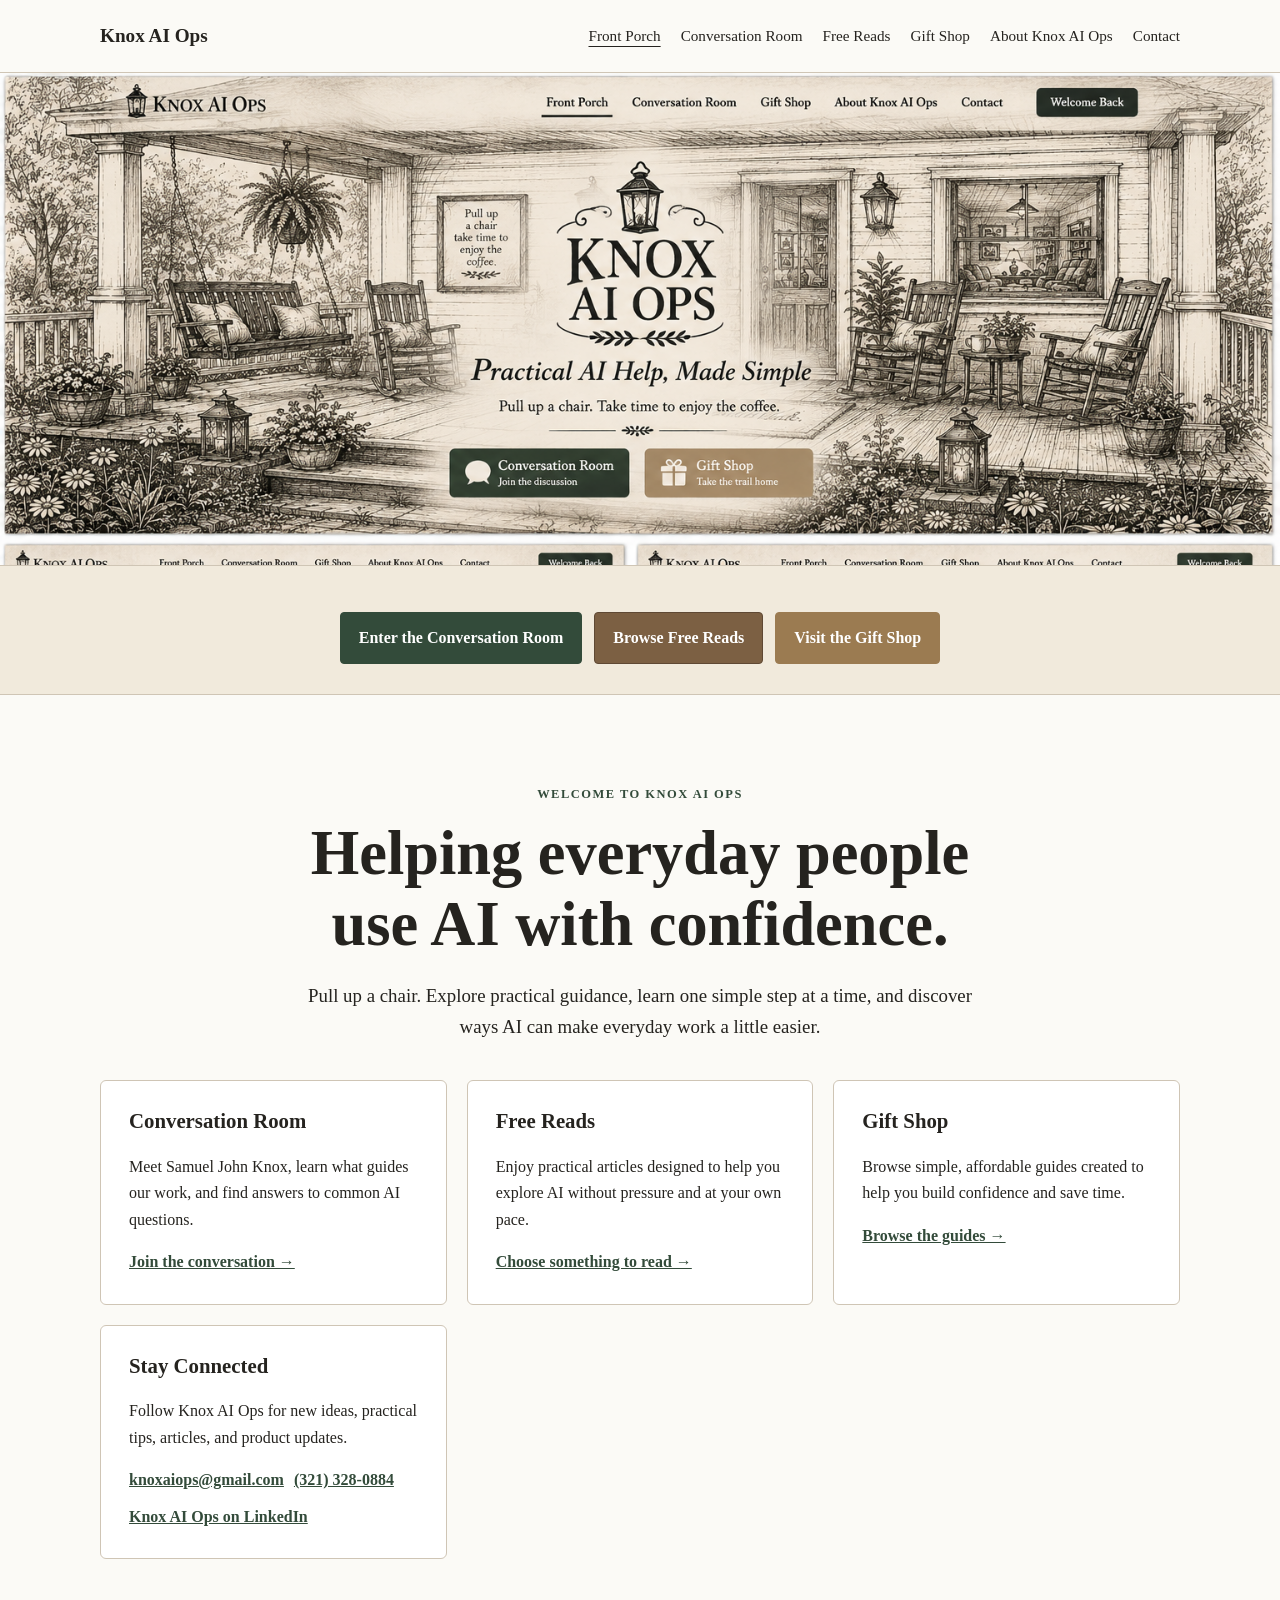
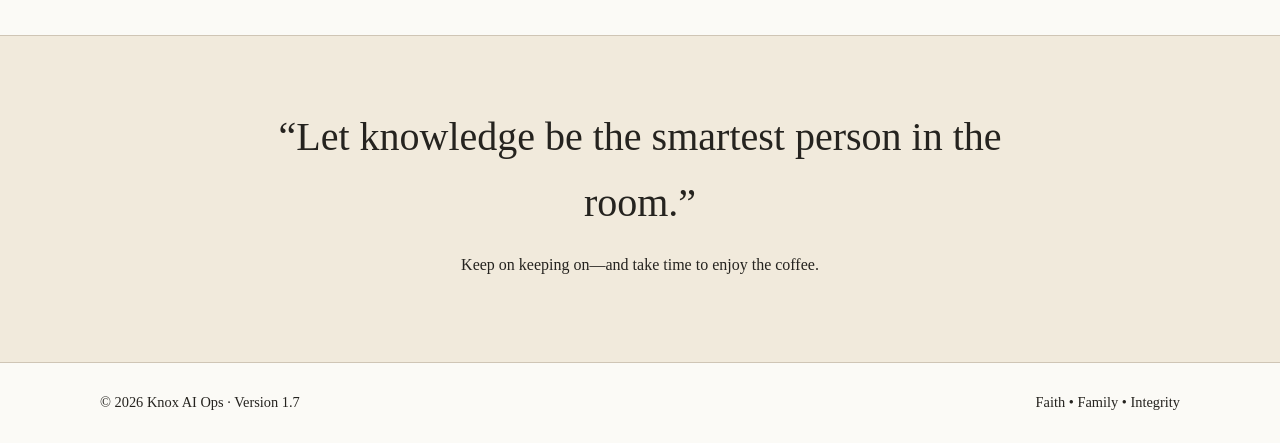
<file: index.html>
<!DOCTYPE html>
<html lang="en">
<head>
  <!-- Google tag (gtag.js) -->
  <script async src="https://www.googletagmanager.com/gtag/js?id=G-LB58ENMTL9"></script>
  <script>
    window.dataLayer = window.dataLayer || [];
    function gtag(){dataLayer.push(arguments);}
    gtag('js', new Date());
    gtag('config', 'G-LB58ENMTL9');
  </script>
  <meta charset="UTF-8">
  <meta name="viewport" content="width=device-width, initial-scale=1.0">
  <meta http-equiv="Cache-Control" content="no-cache, no-store, must-revalidate">
  <meta http-equiv="Pragma" content="no-cache">
  <meta http-equiv="Expires" content="0">
  <title>Knox AI Ops | The Front Porch</title>
  <meta name="description" content="Helping everyday people use AI with confidence. Visit the Knox AI Ops Front Porch, Conversation Room, Free Reads, Gift Shop, About Knox AI Ops, and Contact page.">
  <link rel="stylesheet" href="styles.css?v=1.7">
  <style>
    .hero-free-reads{left:4.5%;top:47%;width:24%;height:48%;cursor:pointer}
    .hero-free-reads:hover{background:rgba(255,255,255,.08)}
    @media(max-width:760px){.hero-free-reads{left:3%;top:43%;width:28%;height:52%}}
  </style>
</head>
<body>
  <header class="site-header">
    <div class="wrap nav-wrap">
      <a class="brand" href="index.html?v=1.7">Knox AI Ops</a>
      <nav aria-label="Main navigation">
        <a aria-current="page" href="index.html?v=1.7">Front Porch</a>
        <a href="conversation-room.html">Conversation Room</a>
        <a href="free-reads.html">Free Reads</a>
        <a href="gift-shop.html">Gift Shop</a>
        <a href="about-knox-ai-ops.html">About Knox AI Ops</a>
        <a href="contact.html">Contact</a>
      </nav>
    </div>
  </header>

  <main>
    <section class="visual-hero front-porch-hero" aria-label="Knox AI Ops Welcome Center">
      <div class="hero-image-links">
        <img src="assets/Front_Porch_Hero.png?v=1.7" alt="Pen-and-ink illustration of the Knox AI Ops Welcome Center Front Porch">
        <a class="hero-link hero-conversation-button" href="conversation-room.html" aria-label="Enter the Conversation Room"></a>
        <a class="hero-link hero-shop-button" href="gift-shop.html" aria-label="Visit the Gift Shop"></a>
        <a class="hero-link hero-free-reads" href="free-reads.html" aria-label="Browse Free Reads from the wooden newsstand"></a>
      </div>
    </section>

    <section class="hero-actions" aria-label="Begin your visit">
      <div class="wrap button-row center-buttons">
        <a class="button primary" href="conversation-room.html">Enter the Conversation Room</a>
        <a class="button rustic" href="free-reads.html">Browse Free Reads</a>
        <a class="button warm" href="gift-shop.html">Visit the Gift Shop</a>
      </div>
    </section>

    <section class="section">
      <div class="wrap narrow center">
        <p class="eyebrow">Welcome to Knox AI Ops</p>
        <h1 class="home-title">Helping everyday people use AI with confidence.</h1>
        <p class="lead home-lead">Pull up a chair. Explore practical guidance, learn one simple step at a time, and discover ways AI can make everyday work a little easier.</p>
      </div>
      <div class="wrap card-grid">
        <article class="card"><h3>Conversation Room</h3><p>Meet Samuel John Knox, learn what guides our work, and find answers to common AI questions.</p><a href="conversation-room.html">Join the conversation →</a></article>
        <article class="card"><h3>Free Reads</h3><p>Enjoy practical articles designed to help you explore AI without pressure and at your own pace.</p><a href="free-reads.html">Choose something to read →</a></article>
        <article class="card"><h3>Gift Shop</h3><p>Browse simple, affordable guides created to help you build confidence and save time.</p><a href="gift-shop.html">Browse the guides →</a></article>
        <article class="card" id="stay-connected"><h3>Stay Connected</h3><p>Follow Knox AI Ops for new ideas, practical tips, articles, and product updates.</p><div class="text-links"><a href="mailto:knoxaiops@gmail.com">knoxaiops@gmail.com</a><a href="tel:+13213280884">(321) 328-0884</a><a href="https://www.linkedin.com/company/knox-ai-ops" target="_blank" rel="noopener">Knox AI Ops on LinkedIn</a></div></article>
      </div>
    </section>

    <section class="closing-panel"><div class="wrap narrow center"><blockquote>“Let knowledge be the smartest person in the room.”</blockquote><p>Keep on keeping on—and take time to enjoy the coffee.</p></div></section>
  </main>

  <footer><div class="wrap footer-wrap"><p>© 2026 Knox AI Ops · Version 1.7</p><p>Faith • Family • Integrity</p></div></footer>
</body>
</html>
</file>
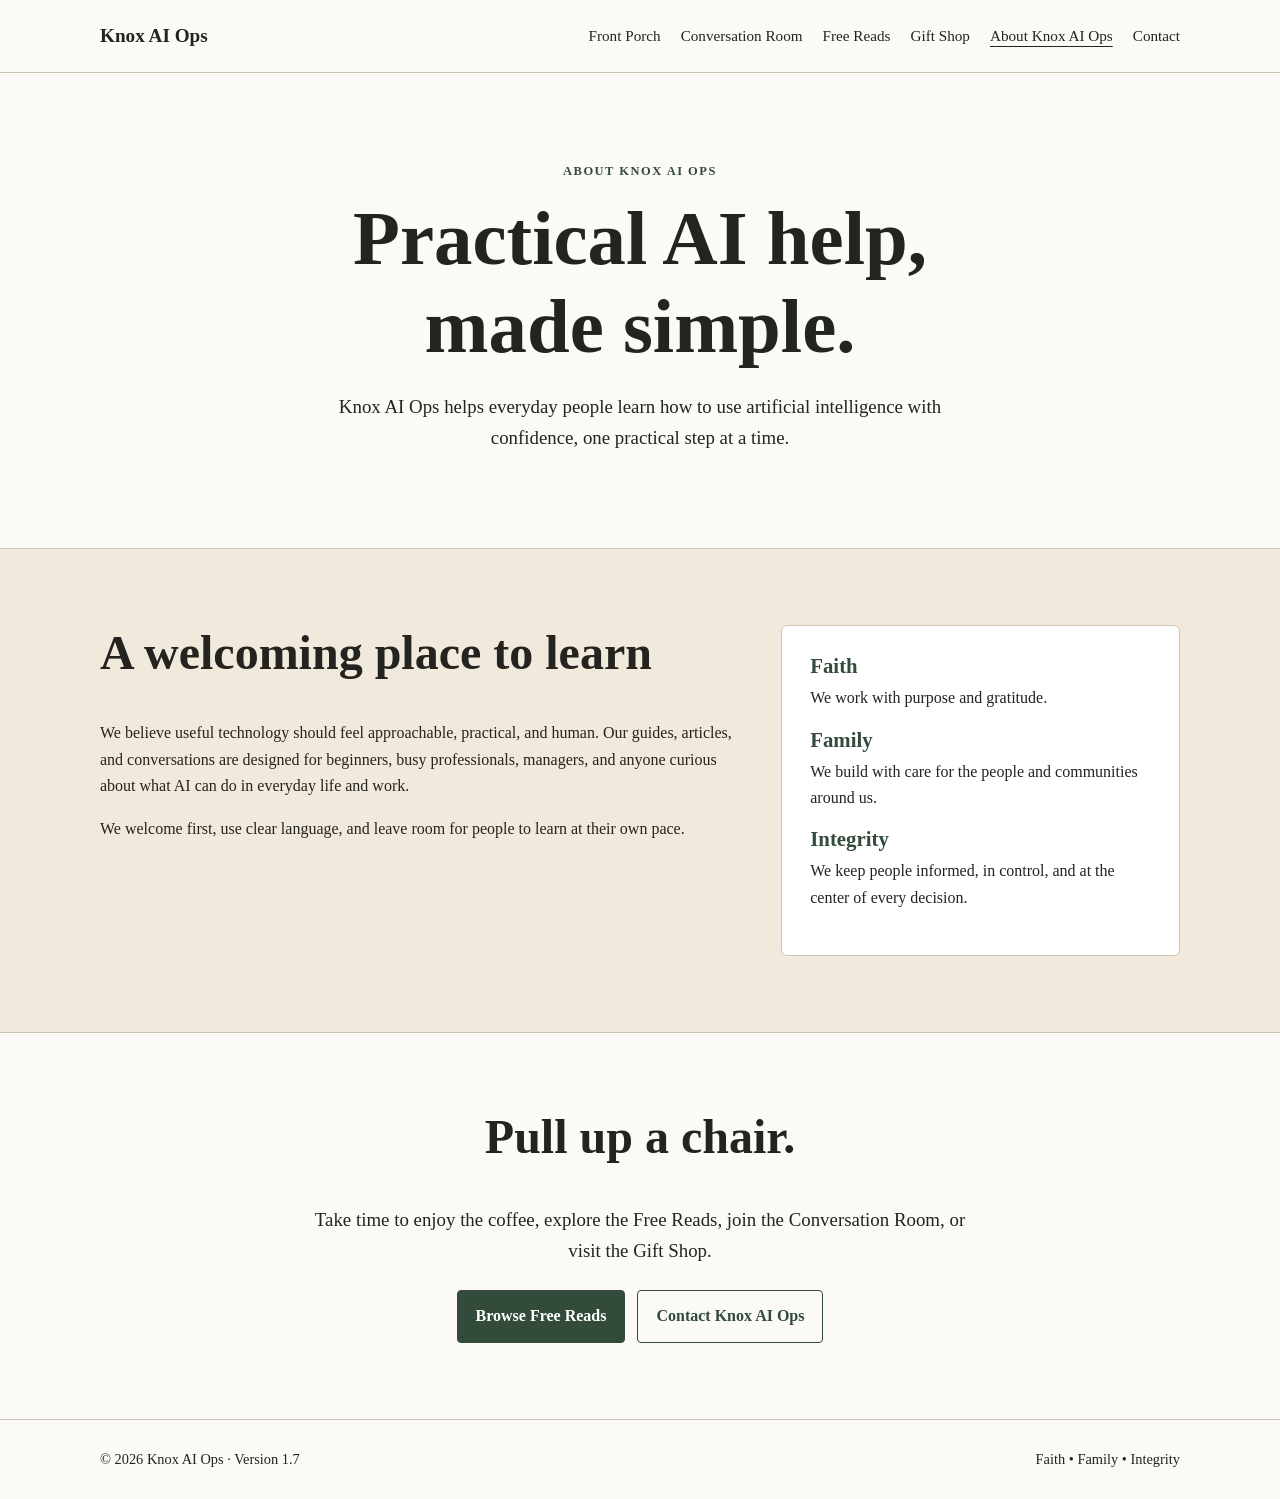
<file: about-knox-ai-ops.html>
<!DOCTYPE html>
<html lang="en">
<head>
  <meta charset="UTF-8">
  <meta name="viewport" content="width=device-width, initial-scale=1.0">
  <title>About Knox AI Ops</title>
  <meta name="description" content="Learn about Knox AI Ops and its practical, welcoming approach to helping everyday people use AI with confidence.">
  <link rel="stylesheet" href="styles.css?v=1.7">
</head>
<body>
  <header class="site-header">
    <div class="wrap nav-wrap">
      <a class="brand" href="index.html?v=1.7">Knox AI Ops</a>
      <nav aria-label="Main navigation">
        <a href="index.html?v=1.7">Front Porch</a>
        <a href="conversation-room.html">Conversation Room</a>
        <a href="free-reads.html">Free Reads</a>
        <a href="gift-shop.html">Gift Shop</a>
        <a aria-current="page" href="about-knox-ai-ops.html">About Knox AI Ops</a>
        <a href="contact.html">Contact</a>
      </nav>
    </div>
  </header>
  <main>
    <section class="section">
      <div class="wrap narrow center">
        <p class="eyebrow">About Knox AI Ops</p>
        <h1>Practical AI help, made simple.</h1>
        <p class="lead">Knox AI Ops helps everyday people learn how to use artificial intelligence with confidence, one practical step at a time.</p>
      </div>
    </section>
    <section class="section soft-section">
      <div class="wrap two-column">
        <article>
          <h2>A welcoming place to learn</h2>
          <p>We believe useful technology should feel approachable, practical, and human. Our guides, articles, and conversations are designed for beginners, busy professionals, managers, and anyone curious about what AI can do in everyday life and work.</p>
          <p>We welcome first, use clear language, and leave room for people to learn at their own pace.</p>
        </article>
        <aside class="principles-card">
          <h3>Faith</h3><p>We work with purpose and gratitude.</p>
          <h3>Family</h3><p>We build with care for the people and communities around us.</p>
          <h3>Integrity</h3><p>We keep people informed, in control, and at the center of every decision.</p>
        </aside>
      </div>
    </section>
    <section class="section">
      <div class="wrap narrow center">
        <h2>Pull up a chair.</h2>
        <p class="lead">Take time to enjoy the coffee, explore the Free Reads, join the Conversation Room, or visit the Gift Shop.</p>
        <div class="button-row center-buttons">
          <a class="button primary" href="free-reads.html">Browse Free Reads</a>
          <a class="button secondary" href="contact.html">Contact Knox AI Ops</a>
        </div>
      </div>
    </section>
  </main>
  <footer><div class="wrap footer-wrap"><p>© 2026 Knox AI Ops · Version 1.7</p><p>Faith • Family • Integrity</p></div></footer>
</body>
</html>
</file>
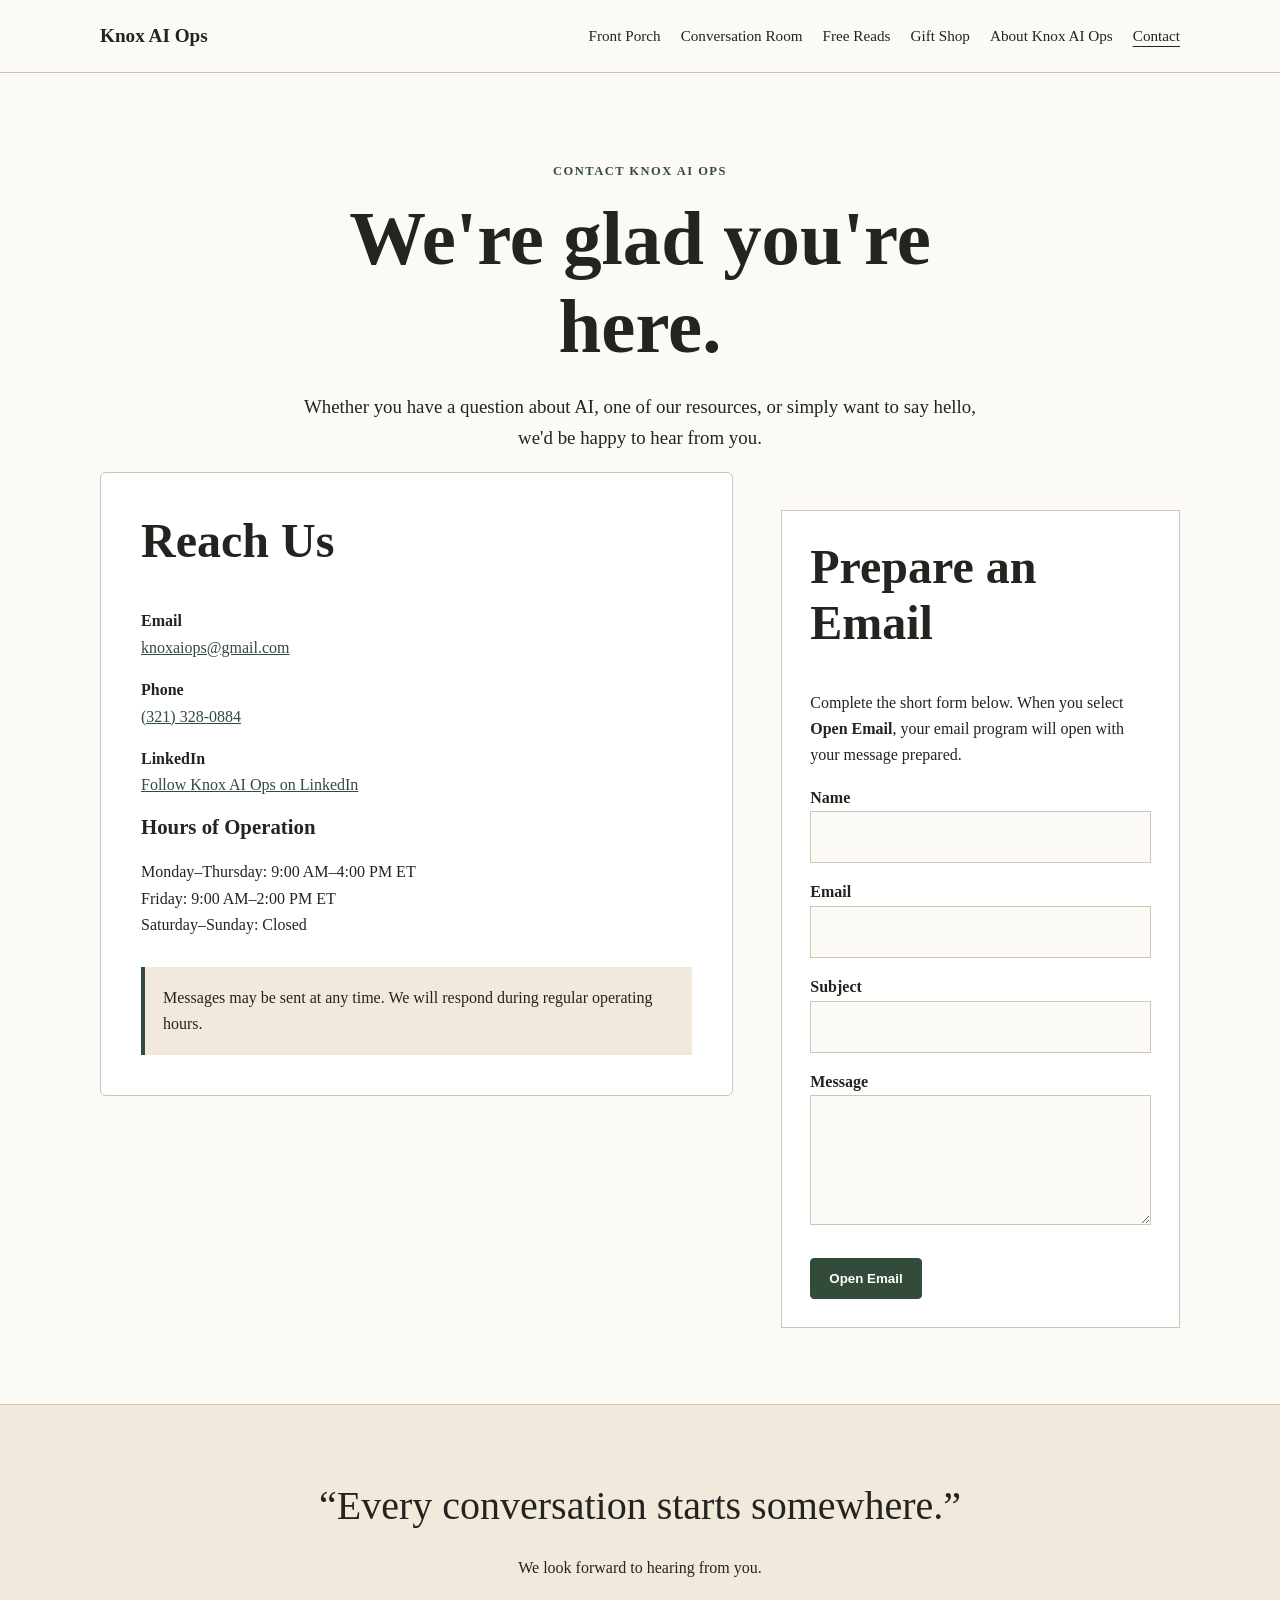
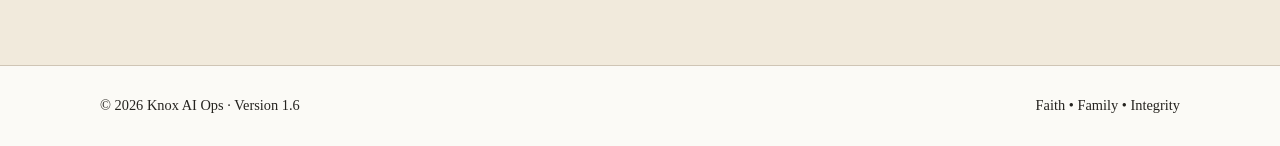
<file: contact.html>
<!DOCTYPE html>
<html lang="en">
<head>
  <meta charset="UTF-8">
  <meta name="viewport" content="width=device-width, initial-scale=1.0">
  <title>Contact Knox AI Ops</title>
  <meta name="description" content="Contact Knox AI Ops by email, phone, or LinkedIn. View our regular hours of operation and prepare a simple email message.">
  <link rel="stylesheet" href="styles.css?v=1.6">
</head>
<body>
  <header class="site-header">
    <div class="wrap nav-wrap">
      <a class="brand" href="index.html?v=1.6">Knox AI Ops</a>
      <nav aria-label="Main navigation">
        <a href="index.html?v=1.6">Front Porch</a>
        <a href="conversation-room.html">Conversation Room</a>
        <a href="free-reads.html">Free Reads</a>
        <a href="gift-shop.html">Gift Shop</a>
        <a href="conversation-room.html">About Knox AI Ops</a>
        <a aria-current="page" href="contact.html">Contact</a>
      </nav>
    </div>
  </header>

  <main>
    <section class="section">
      <div class="wrap narrow center">
        <p class="eyebrow">Contact Knox AI Ops</p>
        <h1>We're glad you're here.</h1>
        <p class="lead">Whether you have a question about AI, one of our resources, or simply want to say hello, we'd be happy to hear from you.</p>
      </div>

      <div class="wrap two-column">
        <section class="contact-card">
          <h2>Reach Us</h2>
          <p><strong>Email</strong><br><a href="mailto:knoxaiops@gmail.com">knoxaiops@gmail.com</a></p>
          <p><strong>Phone</strong><br><a href="tel:+13213280884">(321) 328-0884</a></p>
          <p><strong>LinkedIn</strong><br><a href="https://www.linkedin.com/company/knox-ai-ops" target="_blank" rel="noopener">Follow Knox AI Ops on LinkedIn</a></p>

          <h3>Hours of Operation</h3>
          <p>Monday–Thursday: 9:00 AM–4:00 PM ET<br>
          Friday: 9:00 AM–2:00 PM ET<br>
          Saturday–Sunday: Closed</p>

          <div class="notice">
            Messages may be sent at any time. We will respond during regular operating hours.
          </div>
        </section>

        <section class="form-card" aria-labelledby="email-form-title">
          <h2 id="email-form-title">Prepare an Email</h2>
          <p>Complete the short form below. When you select <strong>Open Email</strong>, your email program will open with your message prepared.</p>

          <form id="contact-form">
            <label for="name">Name</label>
            <input id="name" name="name" type="text" autocomplete="name" required>

            <label for="email">Email</label>
            <input id="email" name="email" type="email" autocomplete="email" required>

            <label for="subject">Subject</label>
            <input id="subject" name="subject" type="text" required>

            <label for="message">Message</label>
            <textarea id="message" name="message" required></textarea>

            <div class="button-row">
              <button class="button primary" type="submit">Open Email</button>
            </div>
          </form>
        </section>
      </div>
    </section>

    <section class="closing-panel">
      <div class="wrap narrow center">
        <blockquote>“Every conversation starts somewhere.”</blockquote>
        <p>We look forward to hearing from you.</p>
      </div>
    </section>
  </main>

  <footer>
    <div class="wrap footer-wrap">
      <p>© 2026 Knox AI Ops · Version 1.6</p>
      <p>Faith • Family • Integrity</p>
    </div>
  </footer>

  <script>
    document.getElementById('contact-form').addEventListener('submit', function (event) {
      event.preventDefault();
      const name = document.getElementById('name').value.trim();
      const email = document.getElementById('email').value.trim();
      const subject = document.getElementById('subject').value.trim();
      const message = document.getElementById('message').value.trim();
      const body = `Name: ${name}\nEmail: ${email}\n\n${message}`;
      const mailto = `mailto:knoxaiops@gmail.com?subject=${encodeURIComponent(subject)}&body=${encodeURIComponent(body)}`;
      window.location.href = mailto;
    });
  </script>
</body>
</html>
</file>
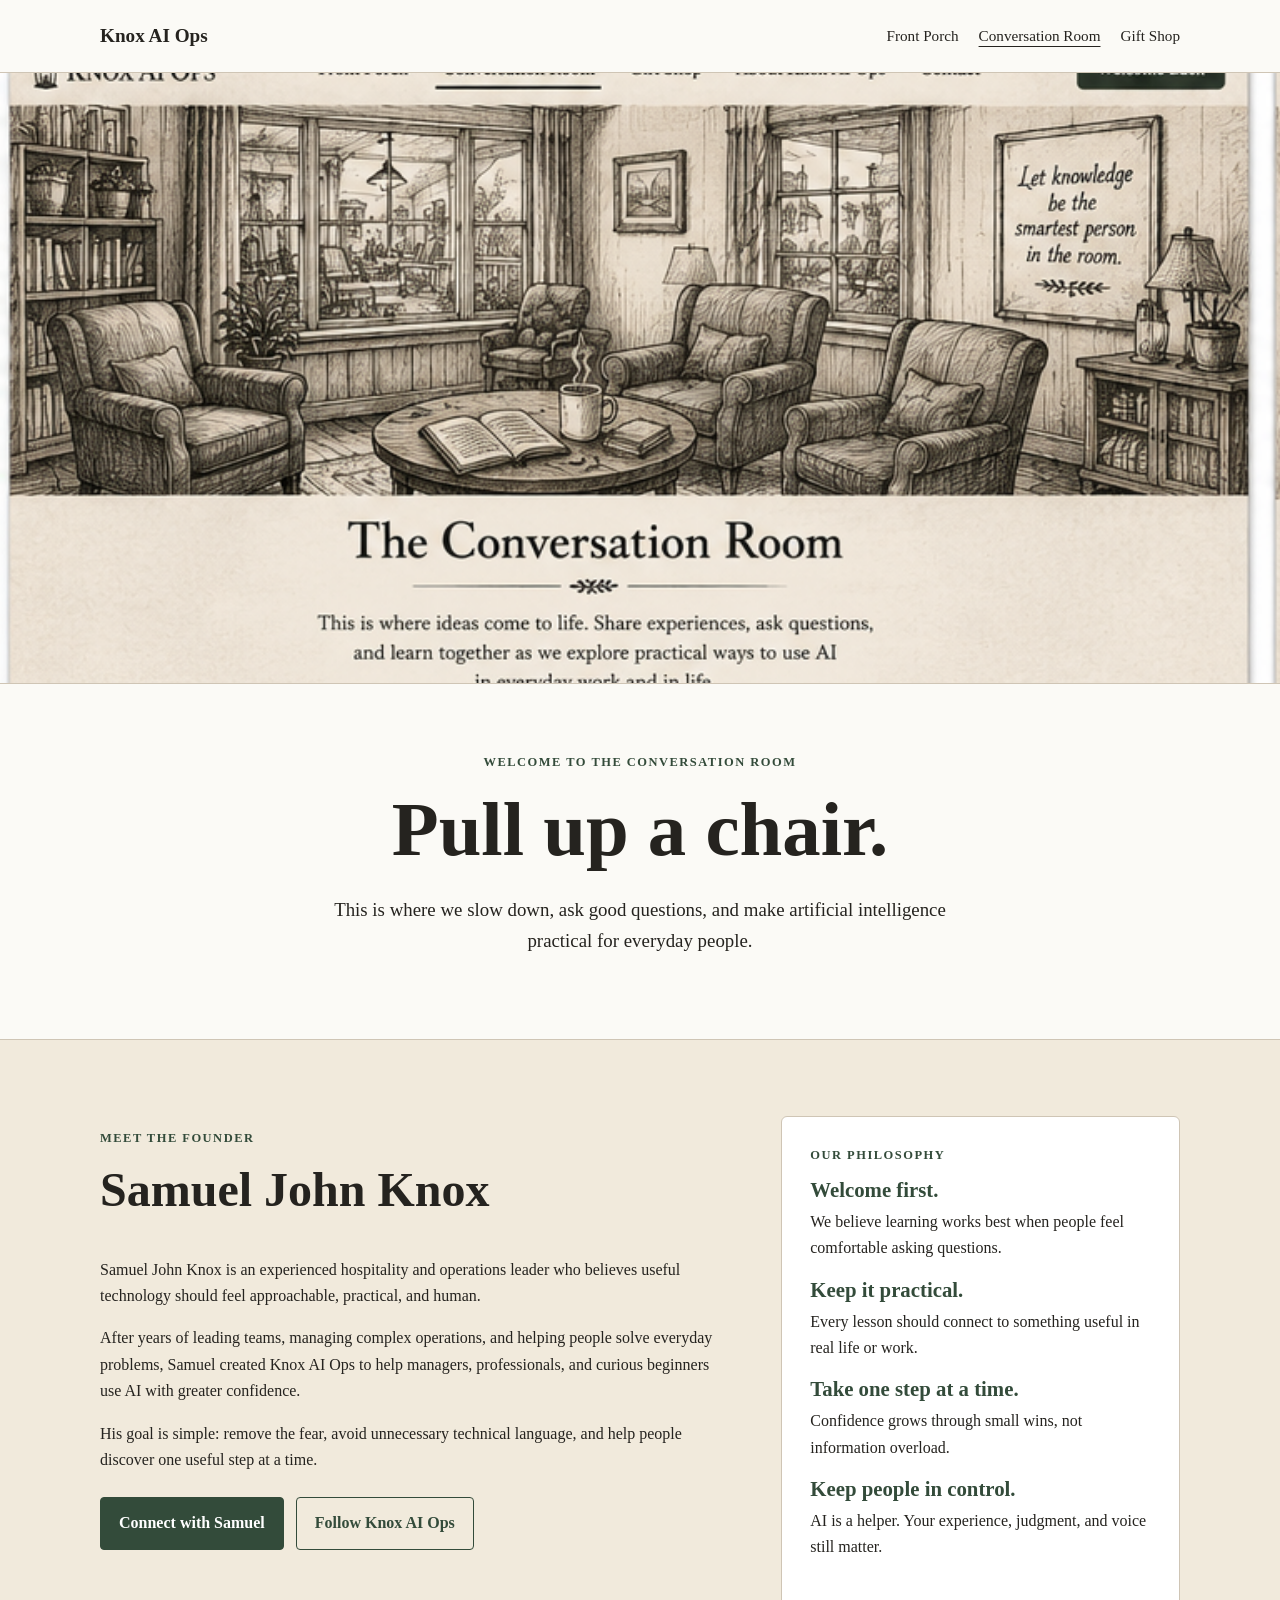
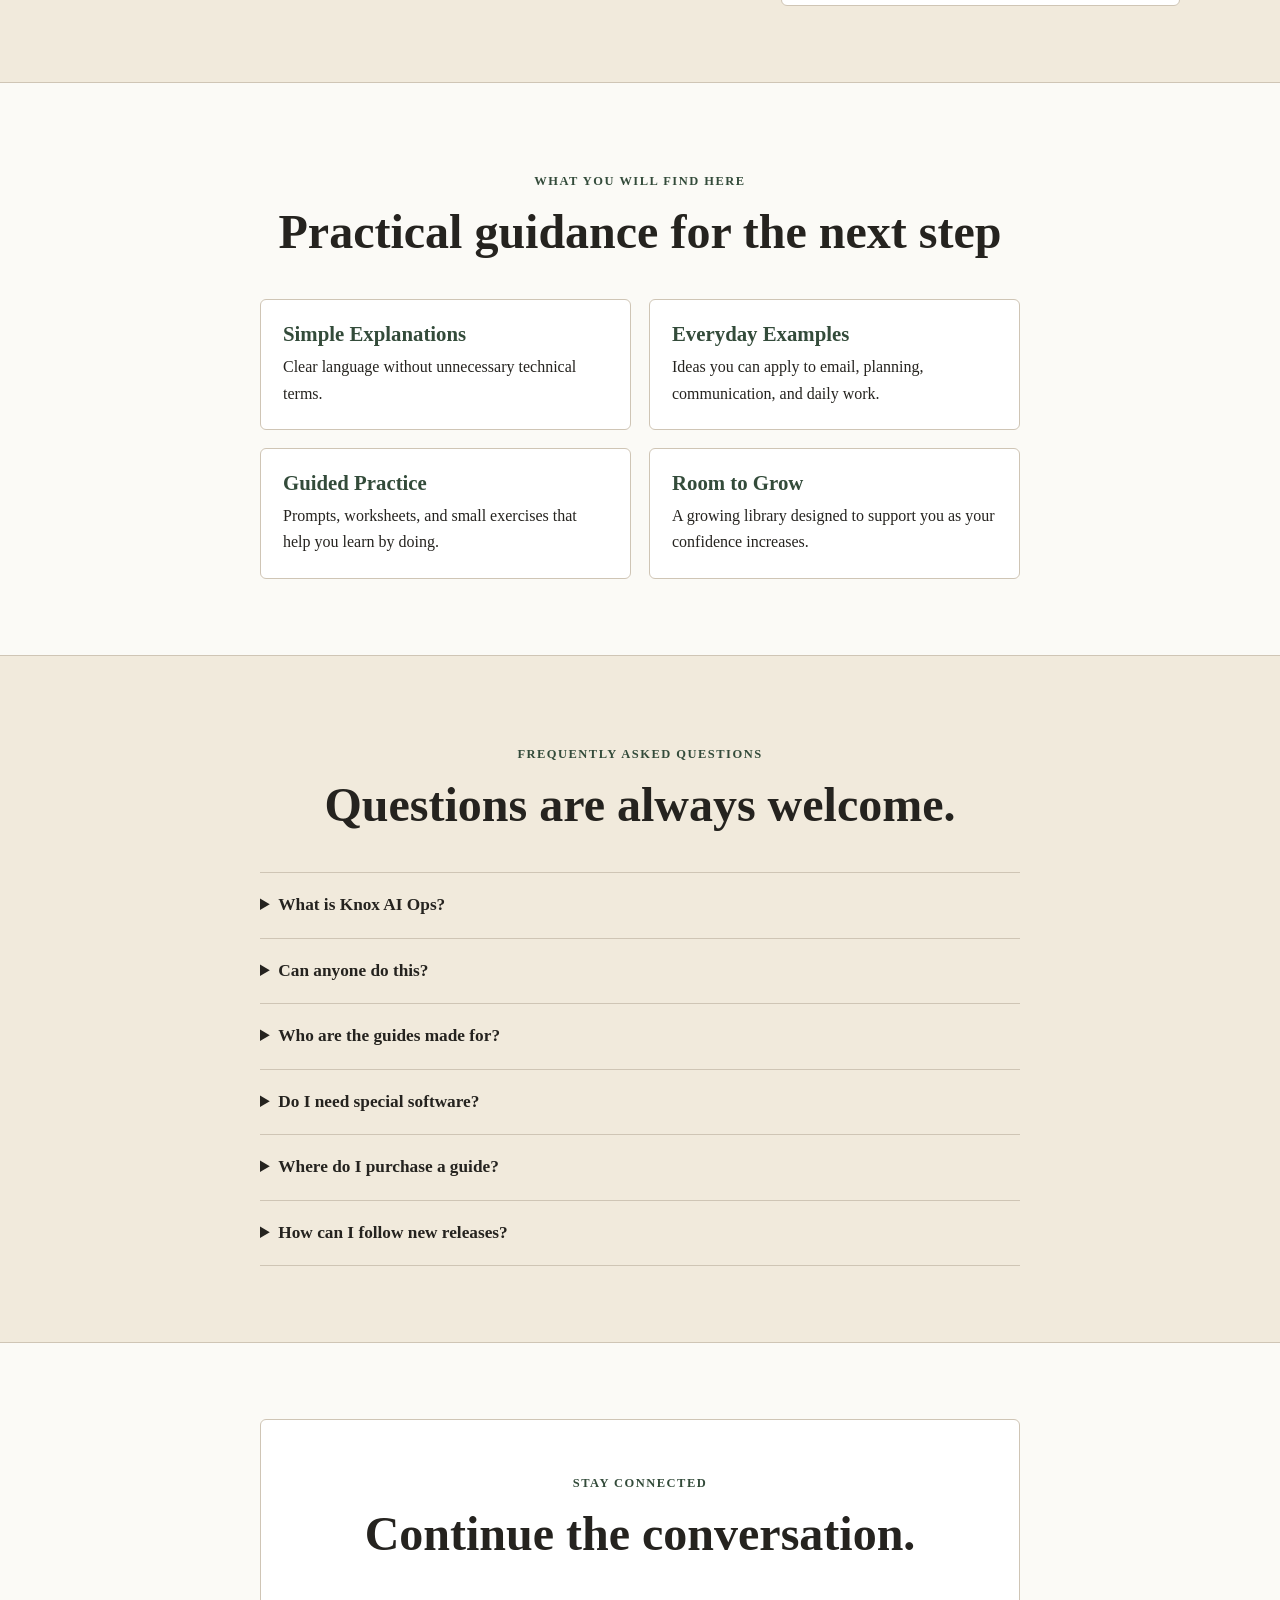
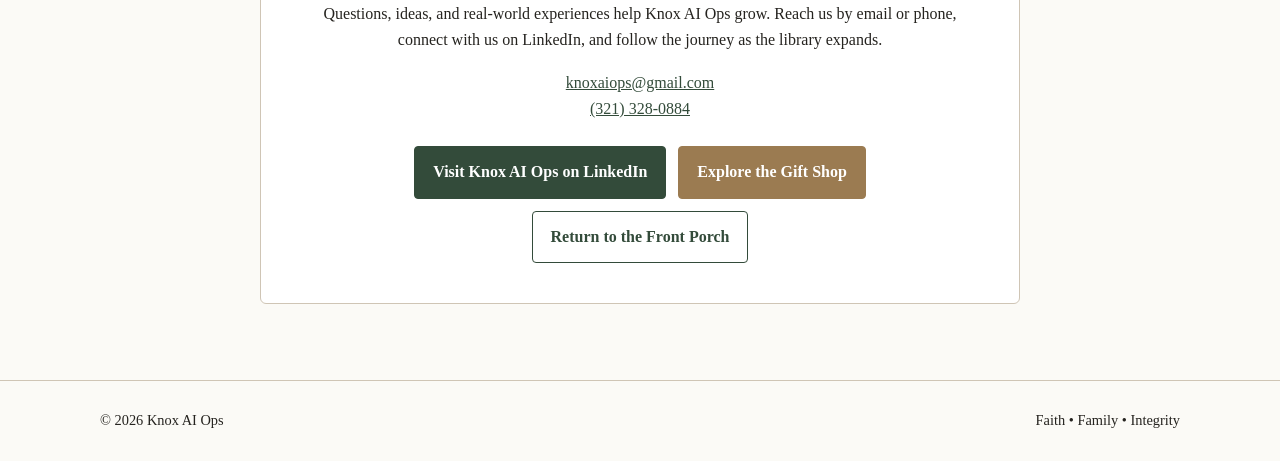
<file: conversation-room.html>
<!DOCTYPE html>
<html lang="en">
<head>
  <meta charset="UTF-8">
  <meta name="viewport" content="width=device-width, initial-scale=1.0">
  <title>Conversation Room | Knox AI Ops</title>
  <meta name="description" content="Meet Samuel John Knox, learn the Knox AI Ops philosophy, and find answers to common questions about using AI.">
  <link rel="stylesheet" href="styles.css">
</head>
<body>
  <header class="site-header">
    <div class="wrap nav-wrap">
      <a class="brand" href="index.html">Knox AI Ops</a>
      <nav aria-label="Main navigation">
        <a href="index.html">Front Porch</a>
        <a aria-current="page" href="conversation-room.html">Conversation Room</a>
        <a href="gift-shop.html">Gift Shop</a>
      </nav>
    </div>
  </header>

  <main>
    <section class="visual-hero room-banner" aria-label="The Conversation Room">
      <img src="assets/Conversation_Room_Banner.png" alt="Pen-and-ink illustration of the Knox AI Ops Conversation Room">
    </section>

    <section class="content intro-section">
      <div class="wrap narrow center">
        <p class="eyebrow">Welcome to the Conversation Room</p>
        <h1>Pull up a chair.</h1>
        <p class="lead">This is where we slow down, ask good questions, and make artificial intelligence practical for everyday people.</p>
      </div>
    </section>

    <section class="section soft-section">
      <div class="wrap two-column">
        <article>
          <p class="eyebrow">Meet the Founder</p>
          <h2>Samuel John Knox</h2>
          <p>Samuel John Knox is an experienced hospitality and operations leader who believes useful technology should feel approachable, practical, and human.</p>
          <p>After years of leading teams, managing complex operations, and helping people solve everyday problems, Samuel created Knox AI Ops to help managers, professionals, and curious beginners use AI with greater confidence.</p>
          <p>His goal is simple: remove the fear, avoid unnecessary technical language, and help people discover one useful step at a time.</p>
          <div class="button-row">
            <a class="button primary" href="https://www.linkedin.com/in/samueljohnknox" target="_blank" rel="noopener">Connect with Samuel</a>
            <a class="button secondary" href="https://www.linkedin.com/company/knox-ai-ops" target="_blank" rel="noopener">Follow Knox AI Ops</a>
          </div>
        </article>
        <aside class="principles-card">
          <p class="eyebrow">Our Philosophy</p>
          <h3>Welcome first.</h3>
          <p>We believe learning works best when people feel comfortable asking questions.</p>
          <h3>Keep it practical.</h3>
          <p>Every lesson should connect to something useful in real life or work.</p>
          <h3>Take one step at a time.</h3>
          <p>Confidence grows through small wins, not information overload.</p>
          <h3>Keep people in control.</h3>
          <p>AI is a helper. Your experience, judgment, and voice still matter.</p>
        </aside>
      </div>
    </section>

    <section class="section">
      <div class="wrap narrow">
        <p class="eyebrow center">What You Will Find Here</p>
        <h2 class="center">Practical guidance for the next step</h2>
        <div class="mini-grid">
          <article class="mini-card"><h3>Simple Explanations</h3><p>Clear language without unnecessary technical terms.</p></article>
          <article class="mini-card"><h3>Everyday Examples</h3><p>Ideas you can apply to email, planning, communication, and daily work.</p></article>
          <article class="mini-card"><h3>Guided Practice</h3><p>Prompts, worksheets, and small exercises that help you learn by doing.</p></article>
          <article class="mini-card"><h3>Room to Grow</h3><p>A growing library designed to support you as your confidence increases.</p></article>
        </div>
      </div>
    </section>

    <section class="section soft-section">
      <div class="wrap narrow">
        <p class="eyebrow center">Frequently Asked Questions</p>
        <h2 class="center">Questions are always welcome.</h2>
        <div class="faq">
          <details>
            <summary>What is Knox AI Ops?</summary>
            <p>Knox AI Ops creates practical, easy-to-follow resources that help everyday people understand and use artificial intelligence.</p>
          </details>
          <details>
            <summary>Can anyone do this?</summary>
            <p>Absolutely. Knox AI Ops was created for everyday people—not programmers or AI experts. You do not need special training. You only need curiosity, a useful goal, and the willingness to take one small step at a time.</p>
          </details>
          <details>
            <summary>Who are the guides made for?</summary>
            <p>They are designed for beginners, busy professionals, managers, and anyone who wants useful AI help without complicated technical language.</p>
          </details>
          <details>
            <summary>Do I need special software?</summary>
            <p>No. Most Knox AI Ops guides focus on simple actions you can take with common AI tools and the devices you already use.</p>
          </details>
          <details>
            <summary>Where do I purchase a guide?</summary>
            <p>Visit the Gift Shop and select a guide. Your purchase and download are completed securely through Payhip.</p>
          </details>
          <details>
            <summary>How can I follow new releases?</summary>
            <p>Follow Knox AI Ops and Samuel John Knox on LinkedIn for new guides, articles, practical tips, and project updates.</p>
          </details>
        </div>
      </div>
    </section>

    <section class="section">
      <div class="wrap narrow center contact-card">
        <p class="eyebrow">Stay Connected</p>
        <h2>Continue the conversation.</h2>
        <p>Questions, ideas, and real-world experiences help Knox AI Ops grow. Reach us by email or phone, connect with us on LinkedIn, and follow the journey as the library expands.</p>
        <p><a href="mailto:knoxaiops@gmail.com">knoxaiops@gmail.com</a><br><a href="tel:+13213280884">(321) 328-0884</a></p>
        <div class="button-row center-buttons">
          <a class="button primary" href="https://www.linkedin.com/company/knox-ai-ops" target="_blank" rel="noopener">Visit Knox AI Ops on LinkedIn</a>
          <a class="button warm" href="gift-shop.html">Explore the Gift Shop</a>
          <a class="button secondary" href="index.html">Return to the Front Porch</a>
        </div>
      </div>
    </section>
  </main>

  <footer>
    <div class="wrap footer-wrap">
      <p>© 2026 Knox AI Ops</p>
      <p>Faith • Family • Integrity</p>
    </div>
  </footer>
</body>
</html>
</file>
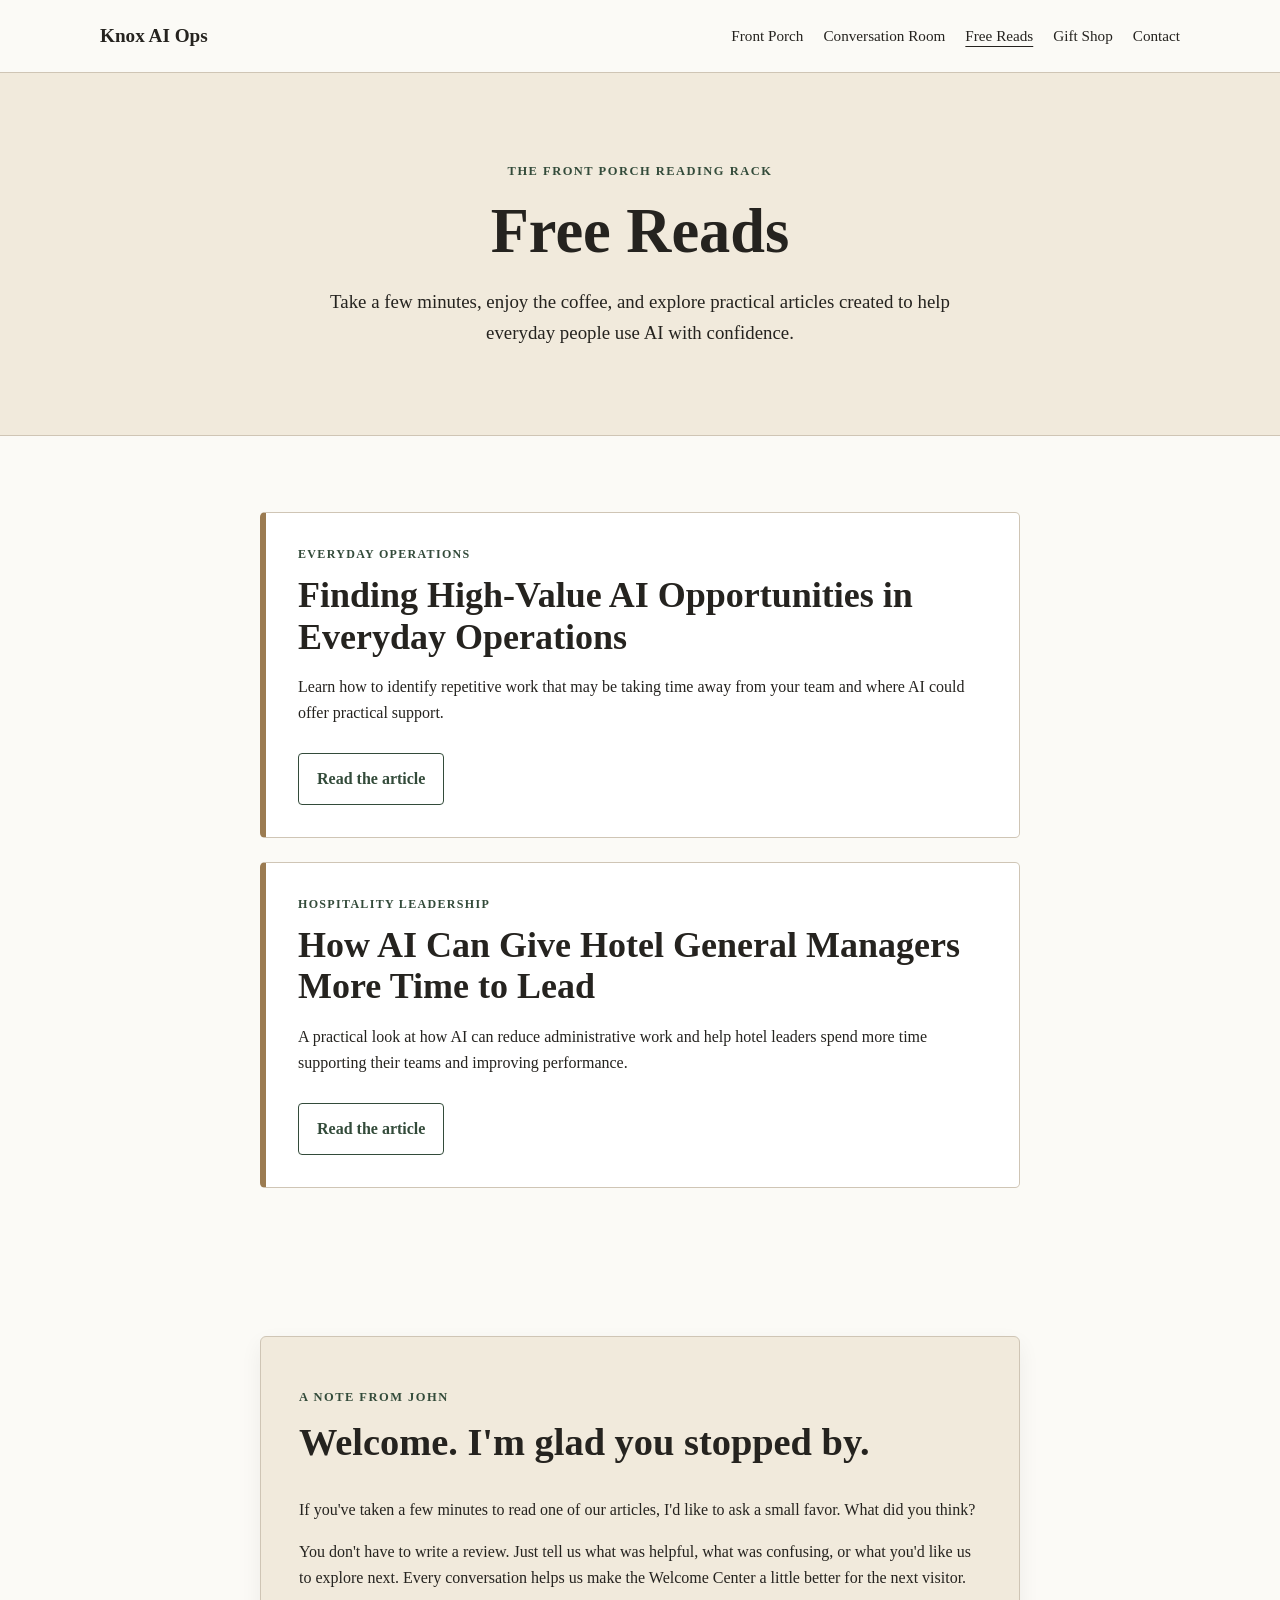
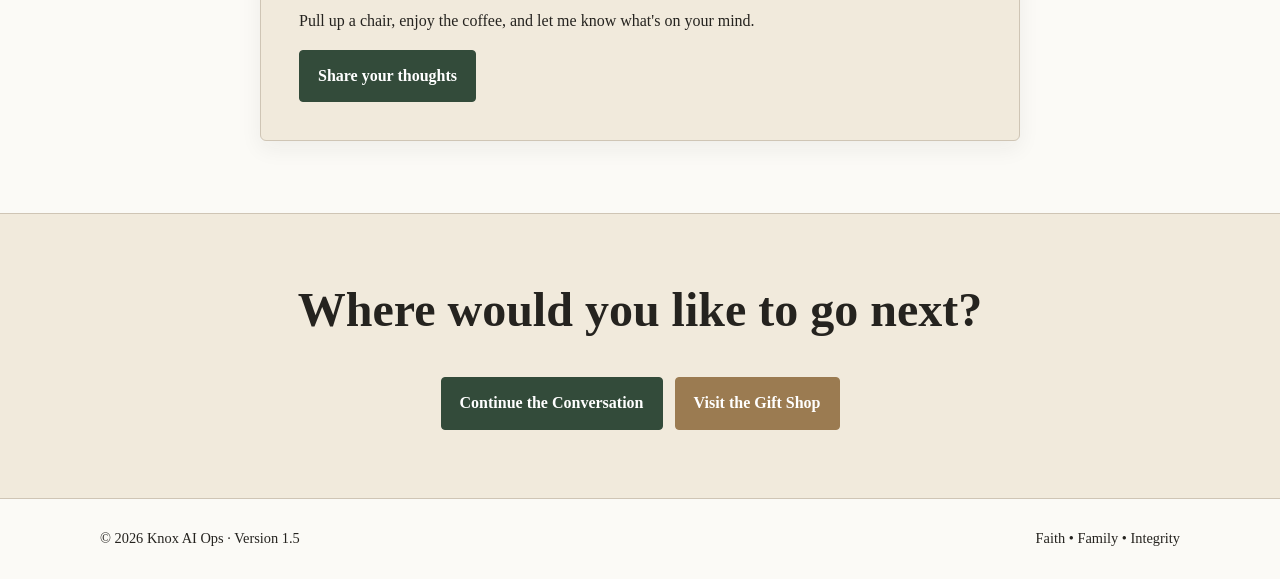
<file: free-reads.html>
<!DOCTYPE html>
<html lang="en">
<head>
  <meta charset="UTF-8">
  <meta name="viewport" content="width=device-width, initial-scale=1.0">
  <meta http-equiv="Cache-Control" content="no-cache, no-store, must-revalidate">
  <meta http-equiv="Pragma" content="no-cache">
  <meta http-equiv="Expires" content="0">
  <title>Free Reads | Knox AI Ops</title>
  <meta name="description" content="Free practical articles from Knox AI Ops designed to help everyday people use AI with confidence.">
  <link rel="stylesheet" href="styles.css?v=1.5">
</head>
<body>
  <header class="site-header">
    <div class="wrap nav-wrap">
      <a class="brand" href="index.html?v=1.5">Knox AI Ops</a>
      <nav aria-label="Main navigation">
        <a href="index.html?v=1.5">Front Porch</a>
        <a href="conversation-room.html">Conversation Room</a>
        <a aria-current="page" href="free-reads.html">Free Reads</a>
        <a href="gift-shop.html">Gift Shop</a>
        <a href="contact.html">Contact</a>
      </nav>
    </div>
  </header>

  <main>
    <section class="free-reads-banner">
      <div class="wrap narrow center">
        <p class="eyebrow">The Front Porch Reading Rack</p>
        <h1 class="home-title">Free Reads</h1>
        <p class="lead">Take a few minutes, enjoy the coffee, and explore practical articles created to help everyday people use AI with confidence.</p>
      </div>
    </section>

    <section class="section">
      <div class="wrap narrow">
        <div class="article-list">
          <article class="article-card">
            <p class="article-label">Everyday Operations</p>
            <h2>Finding High-Value AI Opportunities in Everyday Operations</h2>
            <p>Learn how to identify repetitive work that may be taking time away from your team and where AI could offer practical support.</p>
            <a class="button secondary" href="blog/finding-high-value-ai-opportunities.html">Read the article</a>
          </article>

          <article class="article-card">
            <p class="article-label">Hospitality Leadership</p>
            <h2>How AI Can Give Hotel General Managers More Time to Lead</h2>
            <p>A practical look at how AI can reduce administrative work and help hotel leaders spend more time supporting their teams and improving performance.</p>
            <a class="button secondary" href="blog/ai-for-hotel-general-managers.html">Read the article</a>
          </article>
        </div>
      </div>
    </section>

    <section class="john-note">
      <div class="wrap narrow">
        <div class="note-card">
          <p class="eyebrow">A Note from John</p>
          <h2>Welcome. I'm glad you stopped by.</h2>
          <p>If you've taken a few minutes to read one of our articles, I'd like to ask a small favor. What did you think?</p>
          <p>You don't have to write a review. Just tell us what was helpful, what was confusing, or what you'd like us to explore next. Every conversation helps us make the Welcome Center a little better for the next visitor.</p>
          <p>Pull up a chair, enjoy the coffee, and let me know what's on your mind.</p>
          <a class="button primary" href="contact.html">Share your thoughts</a>
        </div>
      </div>
    </section>

    <section class="closing-panel">
      <div class="wrap narrow center">
        <h2>Where would you like to go next?</h2>
        <div class="button-row center-buttons">
          <a class="button primary" href="conversation-room.html">Continue the Conversation</a>
          <a class="button warm" href="gift-shop.html">Visit the Gift Shop</a>
        </div>
      </div>
    </section>
  </main>

  <footer>
    <div class="wrap footer-wrap">
      <p>© 2026 Knox AI Ops · Version 1.5</p>
      <p>Faith • Family • Integrity</p>
    </div>
  </footer>
</body>
</html>
</file>
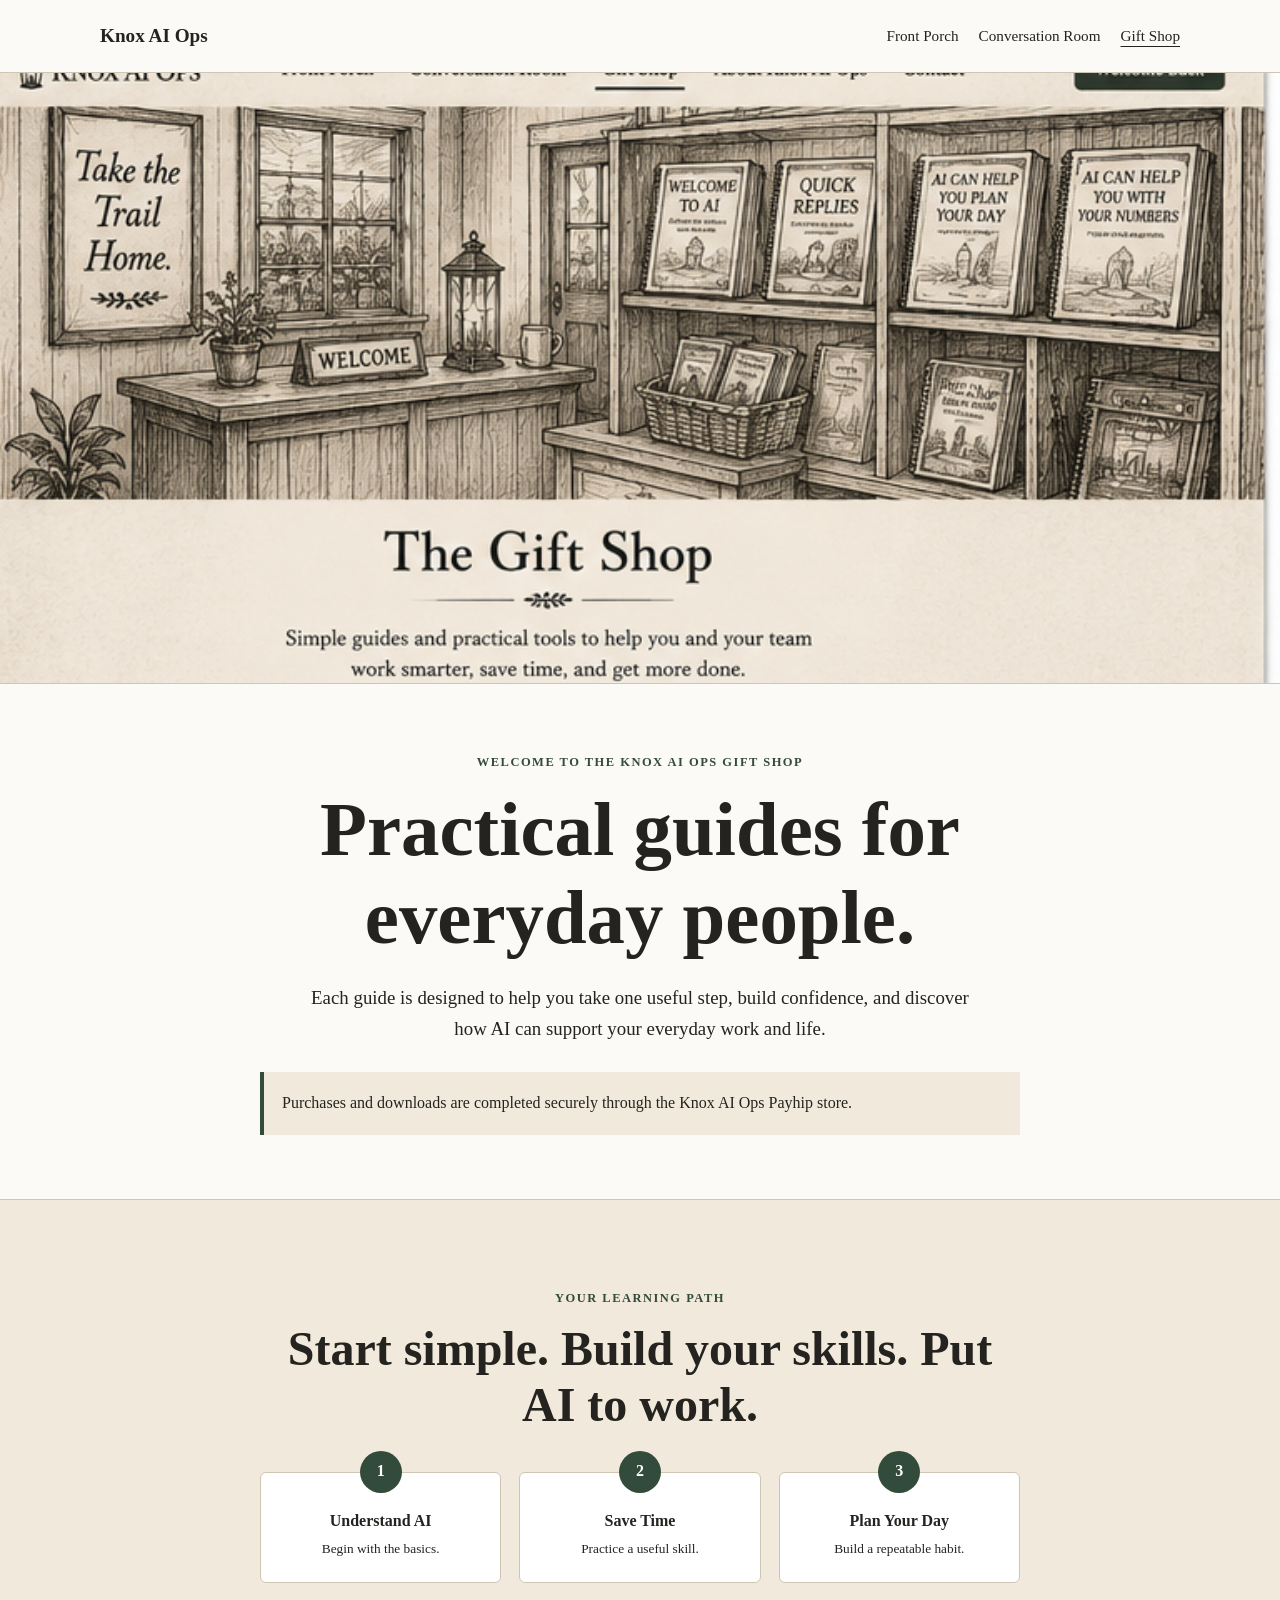
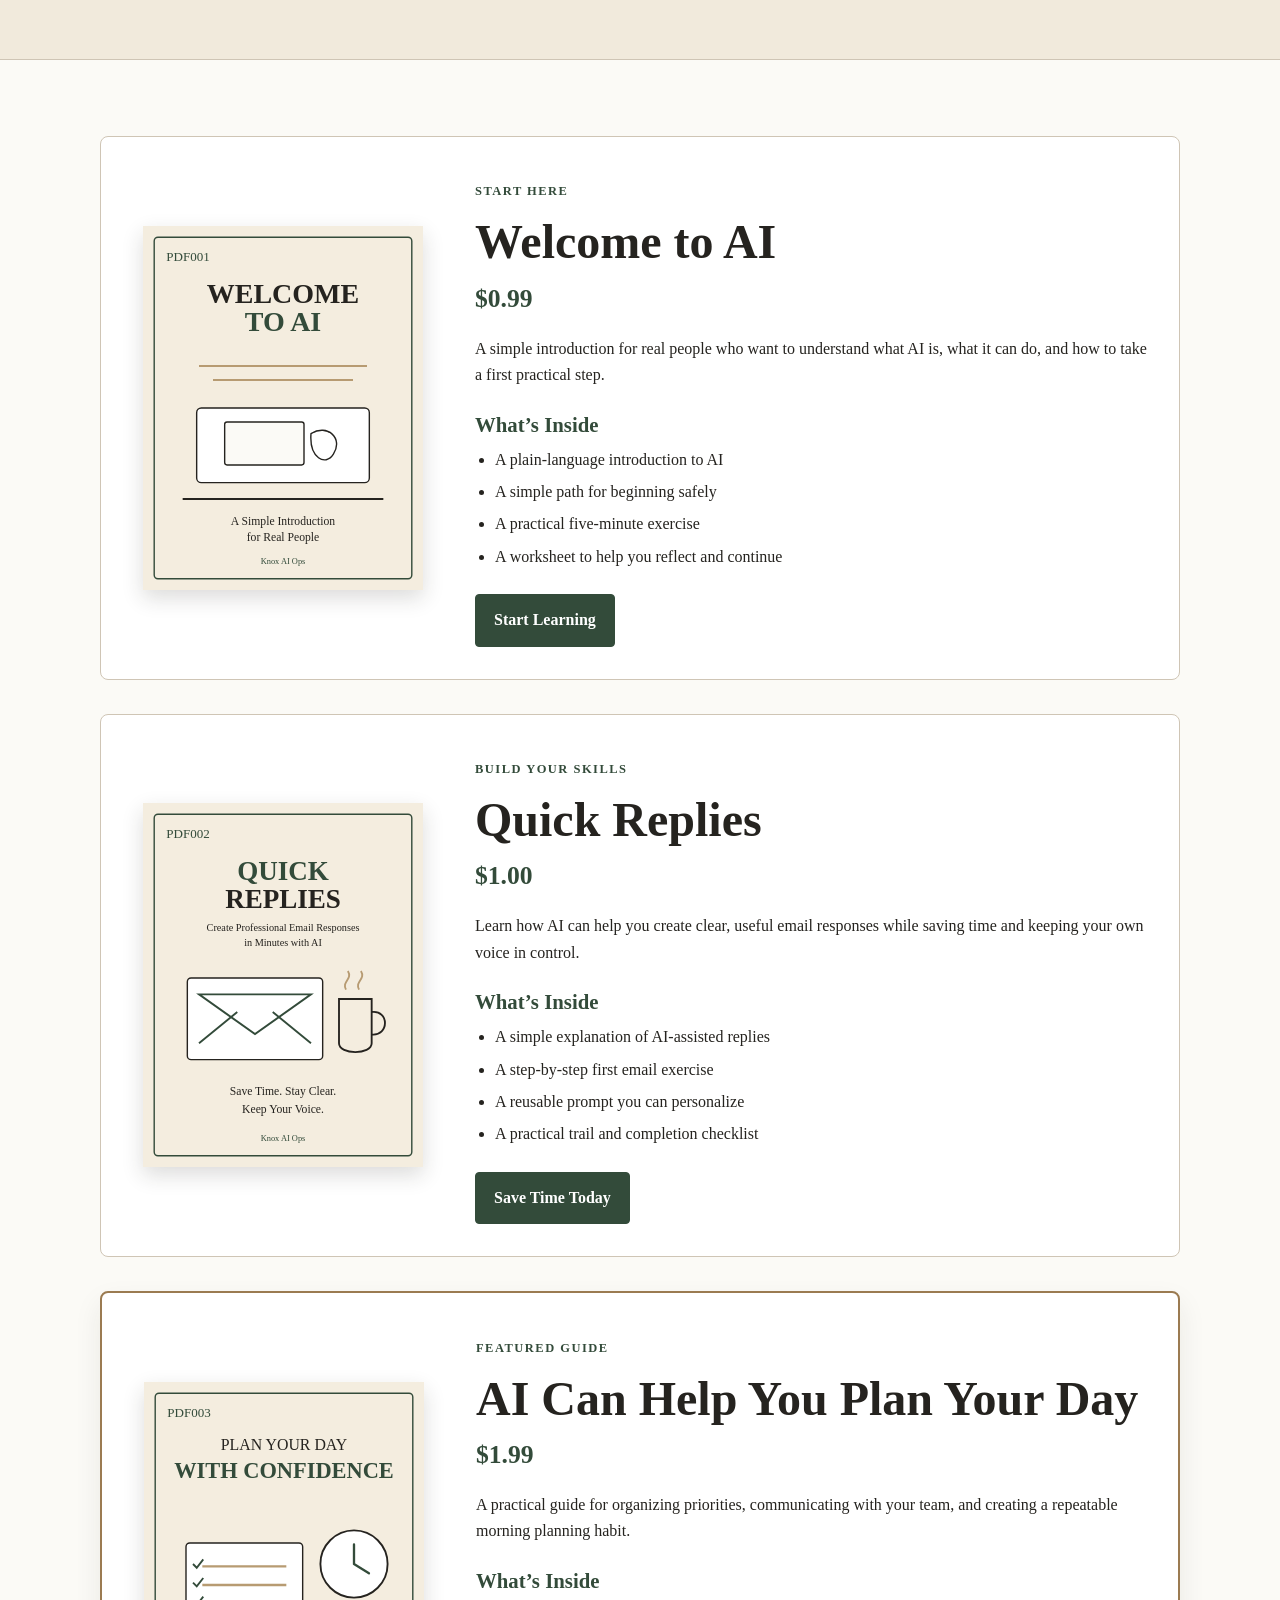
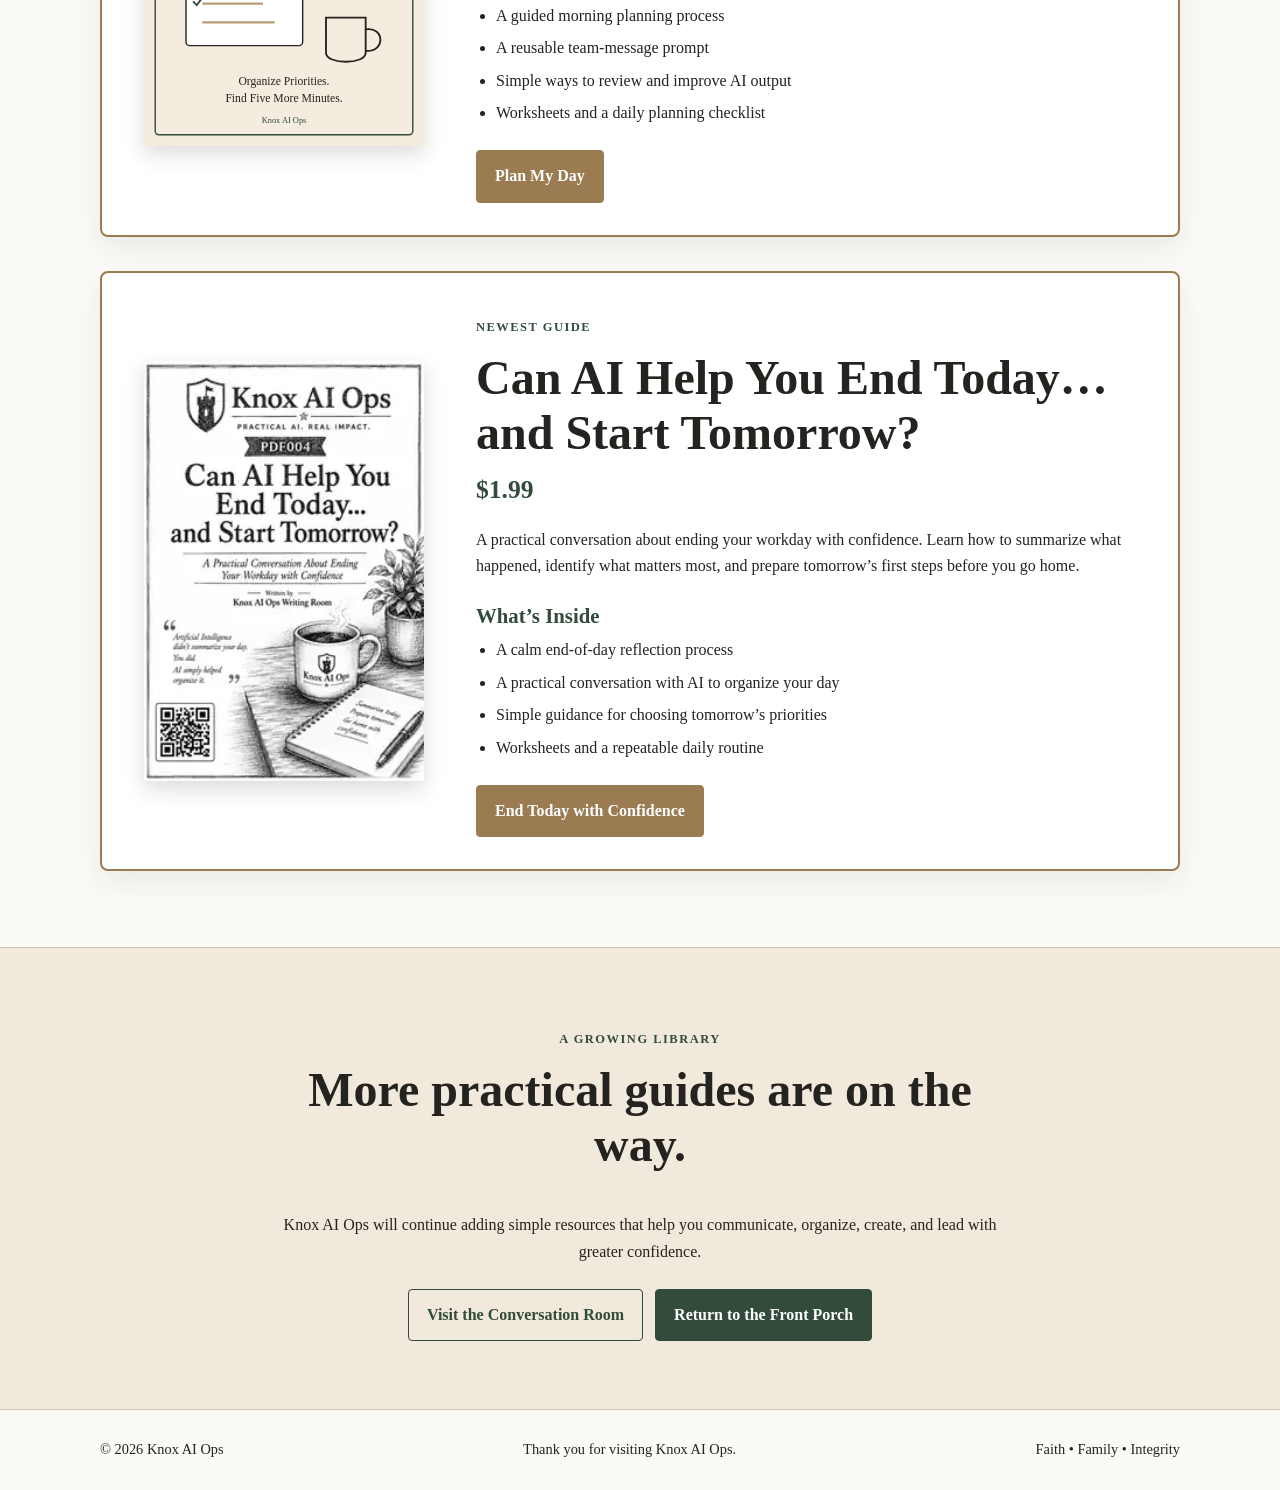
<file: gift-shop.html>
<!DOCTYPE html>
<html lang="en">
<head>
  <meta charset="UTF-8">
  <meta name="viewport" content="width=device-width, initial-scale=1.0">
  <title>Gift Shop | Knox AI Ops</title>
  <meta name="description" content="Explore the Knox AI Ops learning path and browse practical guides for using AI with confidence.">
  <link rel="stylesheet" href="styles.css">
</head>
<body>
  <header class="site-header">
    <div class="wrap nav-wrap">
      <a class="brand" href="index.html">Knox AI Ops</a>
      <nav aria-label="Main navigation">
        <a href="index.html">Front Porch</a>
        <a href="conversation-room.html">Conversation Room</a>
        <a aria-current="page" href="gift-shop.html">Gift Shop</a>
      </nav>
    </div>
  </header>

  <main>
    <section class="visual-hero room-banner" aria-label="The Gift Shop">
      <img src="assets/Gift_Shop_Banner.png" alt="Pen-and-ink illustration of the Knox AI Ops Gift Shop">
    </section>

    <section class="content intro-section">
      <div class="wrap narrow center">
        <p class="eyebrow">Welcome to the Knox AI Ops Gift Shop</p>
        <h1>Practical guides for everyday people.</h1>
        <p class="lead">Each guide is designed to help you take one useful step, build confidence, and discover how AI can support your everyday work and life.</p>
        <div class="notice">Purchases and downloads are completed securely through the Knox AI Ops Payhip store.</div>
      </div>
    </section>

    <section class="section soft-section">
      <div class="wrap narrow center">
        <p class="eyebrow">Your Learning Path</p>
        <h2>Start simple. Build your skills. Put AI to work.</h2>
        <div class="learning-path" aria-label="Three-step Knox AI Ops learning path">
          <div><span>1</span><strong>Understand AI</strong><small>Begin with the basics.</small></div>
          <div><span>2</span><strong>Save Time</strong><small>Practice a useful skill.</small></div>
          <div><span>3</span><strong>Plan Your Day</strong><small>Build a repeatable habit.</small></div>
        </div>
      </div>
    </section>

    <section class="section">
      <div class="wrap product-list">
        <article class="product-card">
          <div class="product-image-wrap"><img src="assets/PDF001_Cover.svg" alt="Cover of PDF001 Welcome to AI"></div>
          <div class="product-content">
            <p class="eyebrow">Start Here</p>
            <h2>Welcome to AI</h2>
            <p class="product-price">$0.99</p>
            <p>A simple introduction for real people who want to understand what AI is, what it can do, and how to take a first practical step.</p>
            <h3>What’s Inside</h3>
            <ul class="check-list">
              <li>A plain-language introduction to AI</li>
              <li>A simple path for beginning safely</li>
              <li>A practical five-minute exercise</li>
              <li>A worksheet to help you reflect and continue</li>
            </ul>
            <a class="button primary" href="https://payhip.com/b/aP4Lw" target="_blank" rel="noopener">Start Learning</a>
          </div>
        </article>

        <article class="product-card">
          <div class="product-image-wrap"><img src="assets/PDF002_Cover.svg" alt="Cover of PDF002 Quick Replies"></div>
          <div class="product-content">
            <p class="eyebrow">Build Your Skills</p>
            <h2>Quick Replies</h2>
            <p class="product-price">$1.00</p>
            <p>Learn how AI can help you create clear, useful email responses while saving time and keeping your own voice in control.</p>
            <h3>What’s Inside</h3>
            <ul class="check-list">
              <li>A simple explanation of AI-assisted replies</li>
              <li>A step-by-step first email exercise</li>
              <li>A reusable prompt you can personalize</li>
              <li>A practical trail and completion checklist</li>
            </ul>
            <a class="button primary" href="https://payhip.com/b/9LMCn" target="_blank" rel="noopener">Save Time Today</a>
          </div>
        </article>

        <article class="product-card featured-product">
          <div class="product-image-wrap"><img src="assets/PDF003_Cover.svg" alt="Cover of PDF003 AI Can Help You Plan Your Day"></div>
          <div class="product-content">
            <p class="eyebrow">Featured Guide</p>
            <h2>AI Can Help You Plan Your Day</h2>
            <p class="product-price">$1.99</p>
            <p>A practical guide for organizing priorities, communicating with your team, and creating a repeatable morning planning habit.</p>
            <h3>What’s Inside</h3>
            <ul class="check-list">
              <li>A guided morning planning process</li>
              <li>A reusable team-message prompt</li>
              <li>Simple ways to review and improve AI output</li>
              <li>Worksheets and a daily planning checklist</li>
            </ul>
            <a class="button warm" href="https://payhip.com/b/aP4Lw" target="_blank" rel="noopener">Plan My Day</a>
          </div>
        </article>

        <article class="product-card featured-product">
          <div class="product-image-wrap"><img src="[data-uri]" alt="Cover of PDF004 Can AI Help You End Today and Start Tomorrow?"></div>
          <div class="product-content">
            <p class="eyebrow">Newest Guide</p>
            <h2>Can AI Help You End Today… and Start Tomorrow?</h2>
            <p class="product-price">$5.99</p>
            <p>A practical conversation about ending your workday with confidence. Learn how to summarize what happened, identify what matters most, and prepare tomorrow’s first steps before you go home.</p>
            <h3>What’s Inside</h3>
            <ul class="check-list">
              <li>A calm end-of-day reflection process</li>
              <li>A practical conversation with AI to organize your day</li>
              <li>Simple guidance for choosing tomorrow’s priorities</li>
              <li>Worksheets and a repeatable daily routine</li>
            </ul>
            <a class="button warm" href="https://payhip.com/b/EGZVg" target="_blank" rel="noopener">End Today with Confidence</a>
          </div>
        </article>
      </div>
    </section>

    <section class="closing-panel">
      <div class="wrap narrow center">
        <p class="eyebrow">A Growing Library</p>
        <h2>More practical guides are on the way.</h2>
        <p>Knox AI Ops will continue adding simple resources that help you communicate, organize, create, and lead with greater confidence.</p>
        <div class="button-row center-buttons">
          <a class="button secondary" href="conversation-room.html">Visit the Conversation Room</a>
          <a class="button primary" href="index.html">Return to the Front Porch</a>
        </div>
      </div>
    </section>
  </main>

  <footer>
    <div class="wrap footer-wrap">
      <p>© 2026 Knox AI Ops</p>
      <p>Thank you for visiting Knox AI Ops.</p>
      <p>Faith • Family • Integrity</p>
    </div>
  </footer>
</body>
</html>
</file>
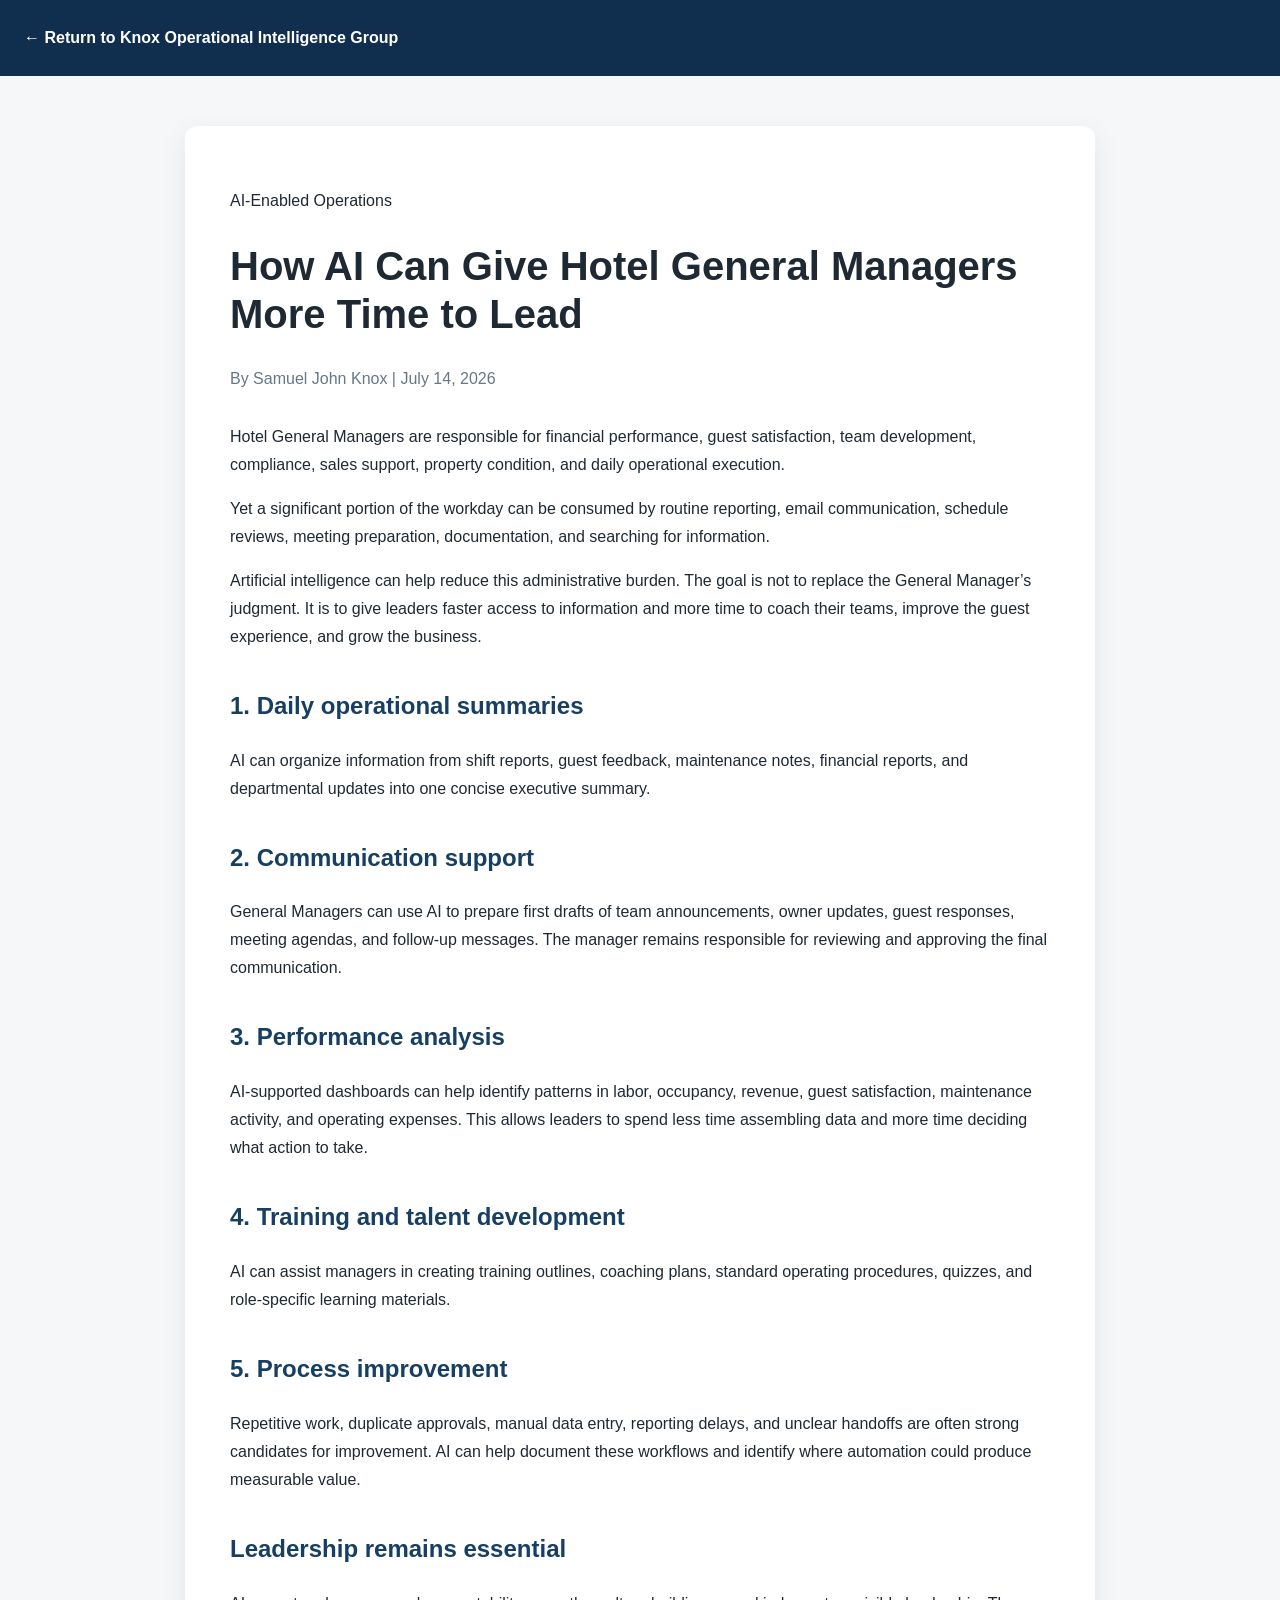
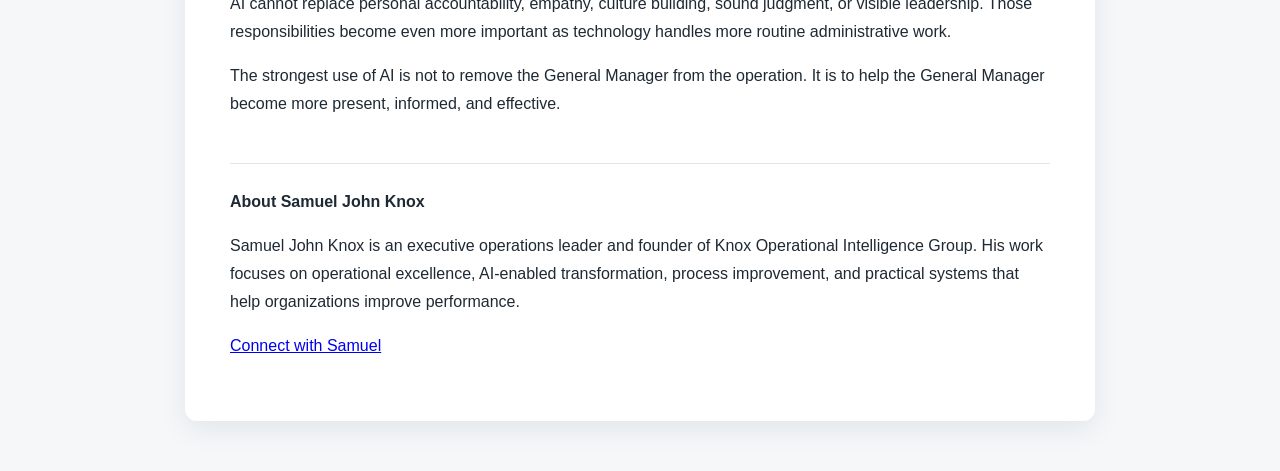
<file: blog/ai-for-hotel-general-managers.html>
<!DOCTYPE html>
<html lang="en">
<head>
  <meta charset="UTF-8">

  <meta name="viewport"
        content="width=device-width, initial-scale=1.0">

  <meta name="description"
        content="How artificial intelligence can help hotel general managers reduce administrative work and spend more time leading teams and growing hotel performance.">

  <title>
    How AI Can Give Hotel General Managers More Time to Lead
  </title>

  <style>
    body {
      margin: 0;
      font-family: Arial, Helvetica, sans-serif;
      color: #1f2933;
      background: #f5f7f9;
      line-height: 1.75;
    }

    .article-header {
      background: #102f4f;
      color: white;
      padding: 24px;
    }

    .article-header a {
      color: white;
      text-decoration: none;
      font-weight: 700;
    }

    .article {
      max-width: 820px;
      margin: 50px auto;
      padding: 45px;
      background: white;
      border-radius: 12px;
      box-shadow: 0 8px 28px rgba(15, 35, 55, 0.08);
    }

    h1 {
      line-height: 1.2;
      font-size: 2.5rem;
    }

    h2 {
      margin-top: 34px;
      color: #173f63;
    }

    .article-meta {
      color: #667788;
      margin-bottom: 30px;
    }

    .article-footer {
      margin-top: 45px;
      padding-top: 24px;
      border-top: 1px solid #dfe5eb;
    }

    @media (max-width: 700px) {
      .article {
        margin: 20px;
        padding: 25px;
      }

      h1 {
        font-size: 2rem;
      }
    }
  </style>
</head>

<body>

  <header class="article-header">
    <a href="../index.html#blog">
      ← Return to Knox Operational Intelligence Group
    </a>
  </header>

  <main class="article">

    <p>AI-Enabled Operations</p>

    <h1>
      How AI Can Give Hotel General Managers More Time to Lead
    </h1>

    <p class="article-meta">
      By Samuel John Knox | July 14, 2026
    </p>

    <p>
      Hotel General Managers are responsible for financial performance,
      guest satisfaction, team development, compliance, sales support,
      property condition, and daily operational execution.
    </p>

    <p>
      Yet a significant portion of the workday can be consumed by routine
      reporting, email communication, schedule reviews, meeting preparation,
      documentation, and searching for information.
    </p>

    <p>
      Artificial intelligence can help reduce this administrative burden.
      The goal is not to replace the General Manager’s judgment. It is to
      give leaders faster access to information and more time to coach their
      teams, improve the guest experience, and grow the business.
    </p>

    <h2>1. Daily operational summaries</h2>

    <p>
      AI can organize information from shift reports, guest feedback,
      maintenance notes, financial reports, and departmental updates into
      one concise executive summary.
    </p>

    <h2>2. Communication support</h2>

    <p>
      General Managers can use AI to prepare first drafts of team
      announcements, owner updates, guest responses, meeting agendas, and
      follow-up messages. The manager remains responsible for reviewing and
      approving the final communication.
    </p>

    <h2>3. Performance analysis</h2>

    <p>
      AI-supported dashboards can help identify patterns in labor,
      occupancy, revenue, guest satisfaction, maintenance activity, and
      operating expenses. This allows leaders to spend less time assembling
      data and more time deciding what action to take.
    </p>

    <h2>4. Training and talent development</h2>

    <p>
      AI can assist managers in creating training outlines, coaching plans,
      standard operating procedures, quizzes, and role-specific learning
      materials.
    </p>

    <h2>5. Process improvement</h2>

    <p>
      Repetitive work, duplicate approvals, manual data entry, reporting
      delays, and unclear handoffs are often strong candidates for
      improvement. AI can help document these workflows and identify where
      automation could produce measurable value.
    </p>

    <h2>Leadership remains essential</h2>

    <p>
      AI cannot replace personal accountability, empathy, culture building,
      sound judgment, or visible leadership. Those responsibilities become
      even more important as technology handles more routine administrative
      work.
    </p>

    <p>
      The strongest use of AI is not to remove the General Manager from the
      operation. It is to help the General Manager become more present,
      informed, and effective.
    </p>

    <div class="article-footer">
      <strong>About Samuel John Knox</strong>

      <p>
        Samuel John Knox is an executive operations leader and founder of
        Knox Operational Intelligence Group. His work focuses on operational
        excellence, AI-enabled transformation, process improvement, and
        practical systems that help organizations improve performance.
      </p>

      <p>
        <a href="../index.html#contact">Connect with Samuel</a>
      </p>
    </div>

  </main>

</body>
</html>
</file>
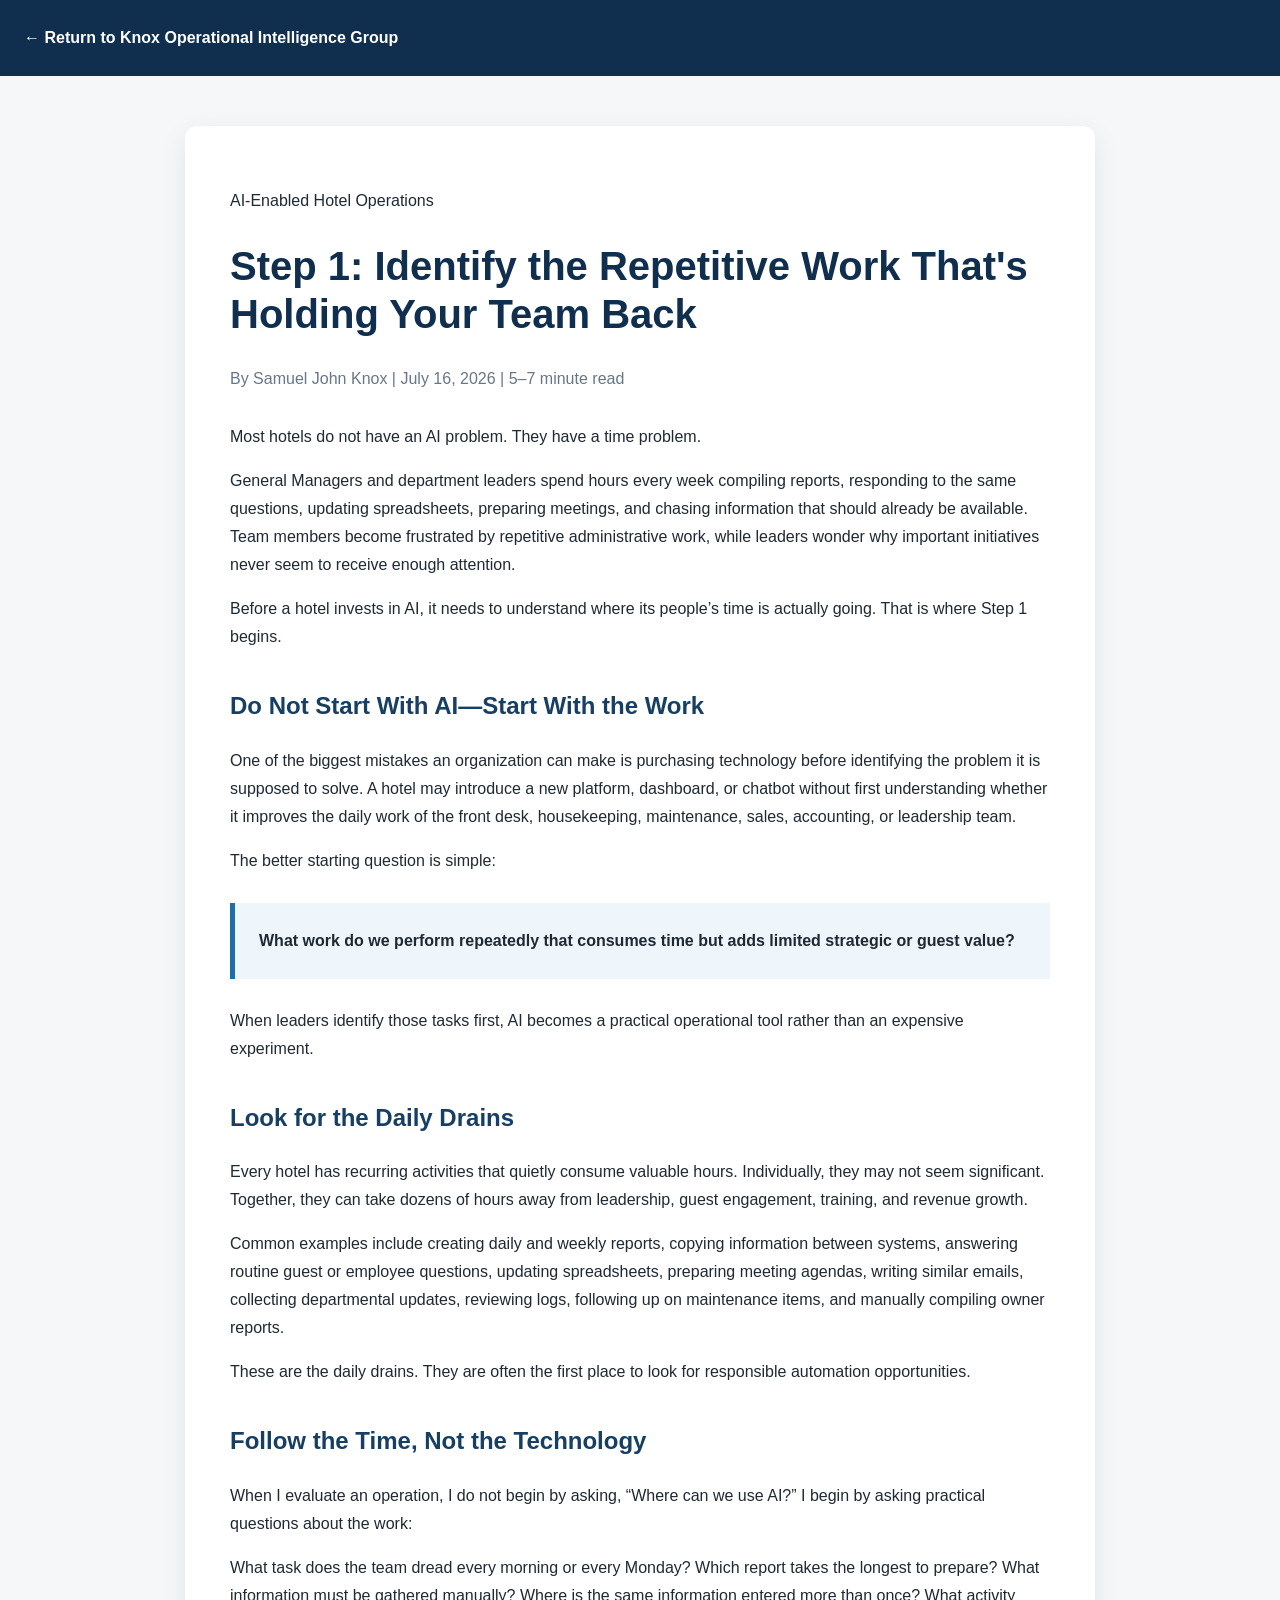
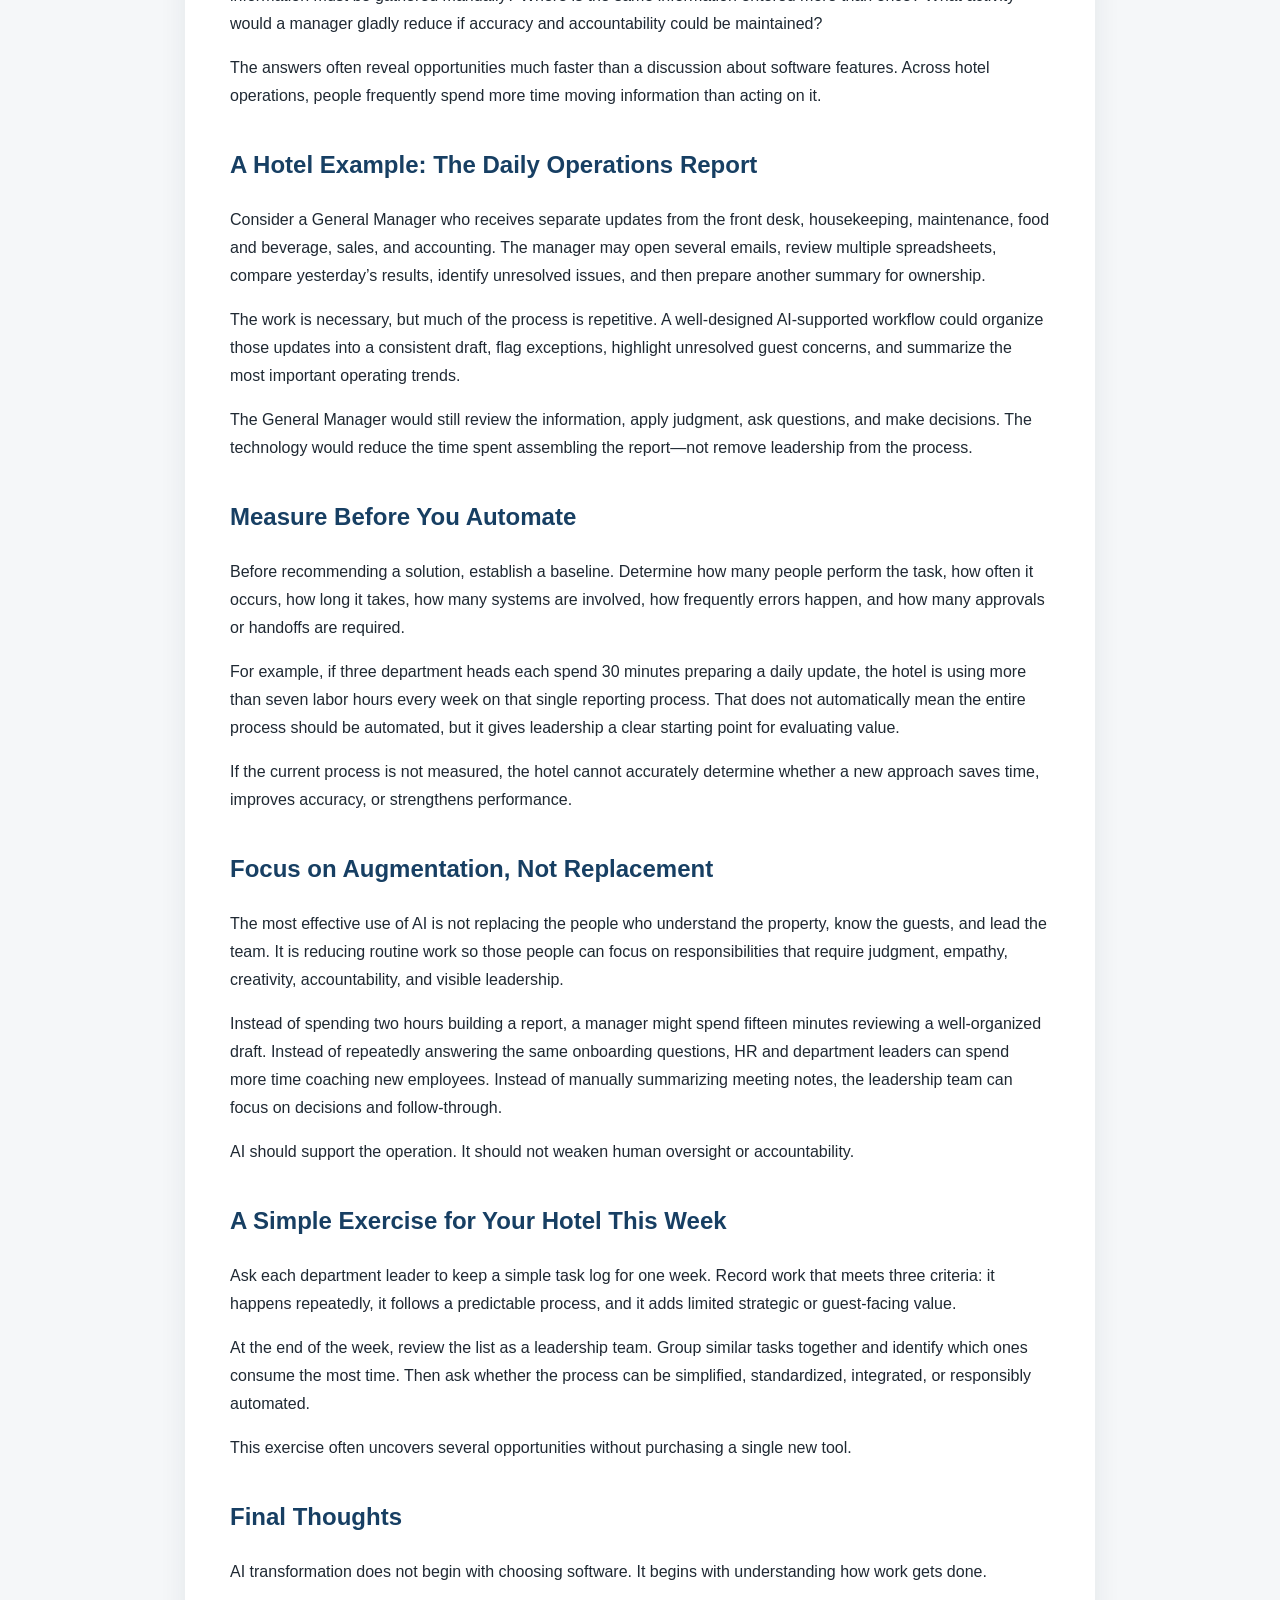
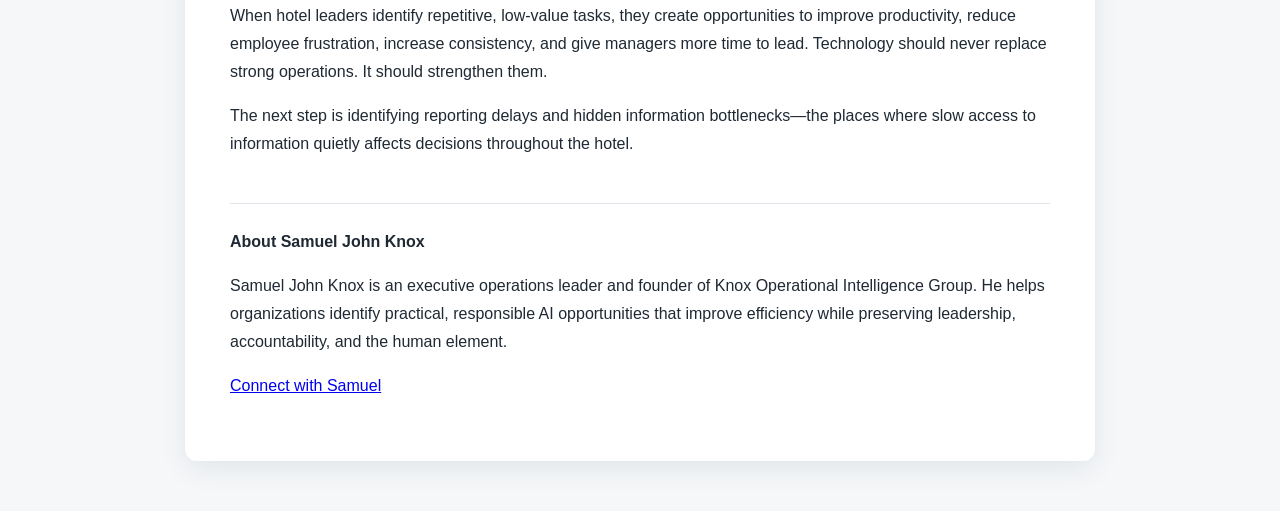
<file: blog/finding-high-value-ai-opportunities.html>
<!DOCTYPE html>
<html lang="en">
<head>
  <meta charset="UTF-8">
  <meta name="viewport" content="width=device-width, initial-scale=1.0">
  <meta http-equiv="refresh" content="0; url=step-1-identify-repetitive-work.html">
  <link rel="canonical" href="step-1-identify-repetitive-work.html">
  <title>Finding High-Value AI Opportunities in Everyday Operations</title>
  <script>window.location.replace('step-1-identify-repetitive-work.html');</script>
</head>
<body>
  <p>Continue to <a href="step-1-identify-repetitive-work.html">Step 1: Identify the Repetitive Work That's Holding Your Team Back</a>.</p>
</body>
</html>
</file>
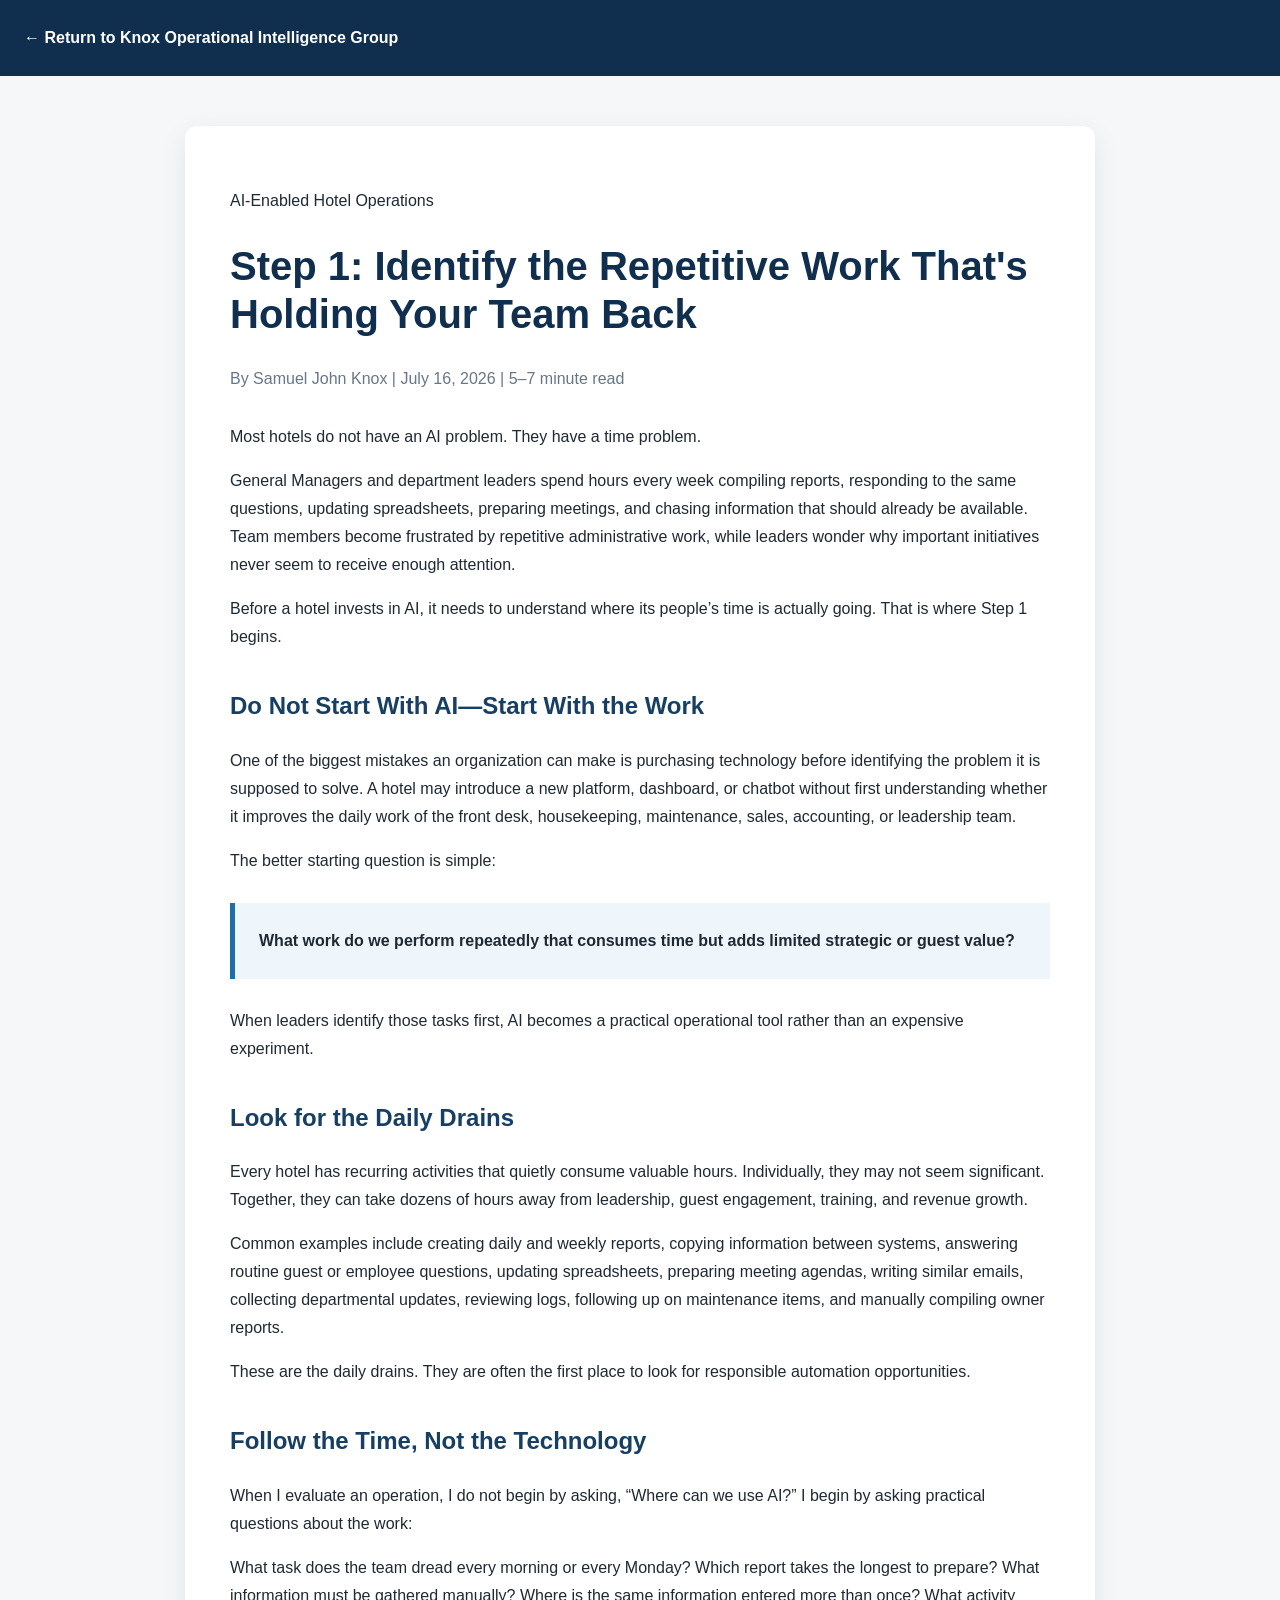
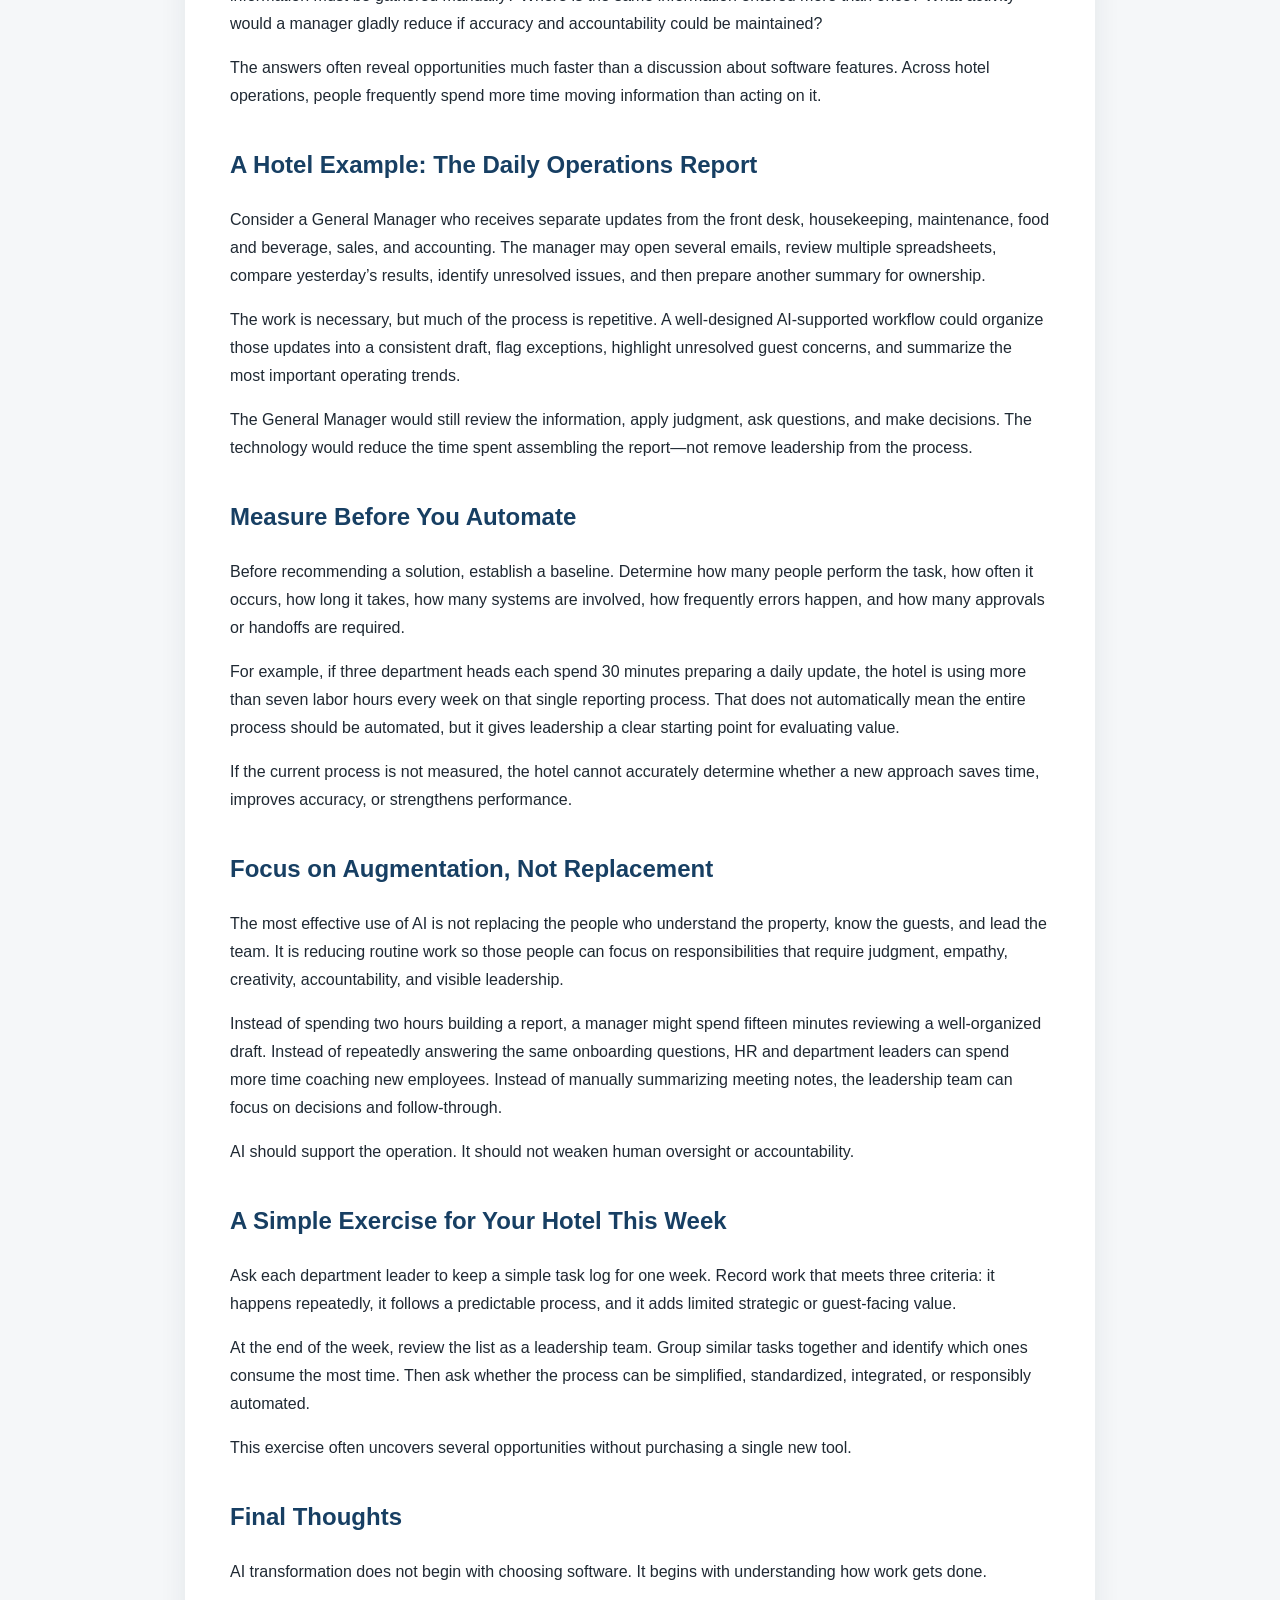
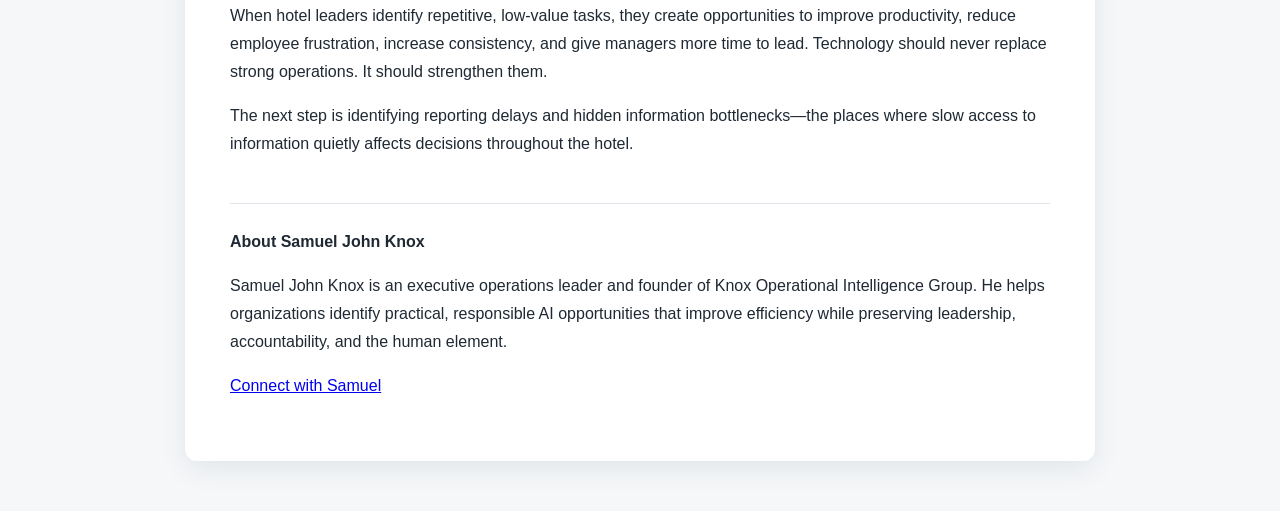
<file: blog/step-1-identify-repetitive-work.html>
<!DOCTYPE html>
<html lang="en">
<head>
  <meta charset="UTF-8">
  <meta name="viewport" content="width=device-width, initial-scale=1.0">
  <meta name="description" content="A practical hotel operations guide to identifying repetitive work that can become a responsible, high-value AI automation opportunity.">
  <meta name="author" content="Samuel John Knox">
  <title>Step 1: Identify the Repetitive Work That's Holding Your Team Back</title>
  <style>
    body { margin:0; font-family:Arial,Helvetica,sans-serif; color:#1f2933; background:#f5f7f9; line-height:1.75; }
    .article-header { background:#102f4f; color:#fff; padding:24px; }
    .article-header a { color:#fff; text-decoration:none; font-weight:700; }
    .article { max-width:820px; margin:50px auto; padding:45px; background:#fff; border-radius:12px; box-shadow:0 8px 28px rgba(15,35,55,.08); }
    h1 { line-height:1.2; font-size:2.5rem; color:#102f4f; }
    h2 { margin-top:34px; color:#173f63; }
    .article-meta { color:#667788; margin-bottom:30px; }
    .callout { margin:28px 0; padding:24px; border-left:5px solid #1d6fa5; background:#eef6fb; }
    .article-footer { margin-top:45px; padding-top:24px; border-top:1px solid #dfe5eb; }
    @media(max-width:700px){ .article{margin:20px;padding:25px} h1{font-size:2rem} }
  </style>
</head>
<body>
  <header class="article-header"><a href="../index.html#blog">← Return to Knox Operational Intelligence Group</a></header>
  <main class="article">
    <p>AI-Enabled Hotel Operations</p>
    <h1>Step 1: Identify the Repetitive Work That's Holding Your Team Back</h1>
    <p class="article-meta">By Samuel John Knox | July 16, 2026 | 5–7 minute read</p>

    <p>Most hotels do not have an AI problem. They have a time problem.</p>
    <p>General Managers and department leaders spend hours every week compiling reports, responding to the same questions, updating spreadsheets, preparing meetings, and chasing information that should already be available. Team members become frustrated by repetitive administrative work, while leaders wonder why important initiatives never seem to receive enough attention.</p>
    <p>Before a hotel invests in AI, it needs to understand where its people’s time is actually going. That is where Step 1 begins.</p>

    <h2>Do Not Start With AI—Start With the Work</h2>
    <p>One of the biggest mistakes an organization can make is purchasing technology before identifying the problem it is supposed to solve. A hotel may introduce a new platform, dashboard, or chatbot without first understanding whether it improves the daily work of the front desk, housekeeping, maintenance, sales, accounting, or leadership team.</p>
    <p>The better starting question is simple:</p>
    <div class="callout"><strong>What work do we perform repeatedly that consumes time but adds limited strategic or guest value?</strong></div>
    <p>When leaders identify those tasks first, AI becomes a practical operational tool rather than an expensive experiment.</p>

    <h2>Look for the Daily Drains</h2>
    <p>Every hotel has recurring activities that quietly consume valuable hours. Individually, they may not seem significant. Together, they can take dozens of hours away from leadership, guest engagement, training, and revenue growth.</p>
    <p>Common examples include creating daily and weekly reports, copying information between systems, answering routine guest or employee questions, updating spreadsheets, preparing meeting agendas, writing similar emails, collecting departmental updates, reviewing logs, following up on maintenance items, and manually compiling owner reports.</p>
    <p>These are the daily drains. They are often the first place to look for responsible automation opportunities.</p>

    <h2>Follow the Time, Not the Technology</h2>
    <p>When I evaluate an operation, I do not begin by asking, “Where can we use AI?” I begin by asking practical questions about the work:</p>
    <p>What task does the team dread every morning or every Monday? Which report takes the longest to prepare? What information must be gathered manually? Where is the same information entered more than once? What activity would a manager gladly reduce if accuracy and accountability could be maintained?</p>
    <p>The answers often reveal opportunities much faster than a discussion about software features. Across hotel operations, people frequently spend more time moving information than acting on it.</p>

    <h2>A Hotel Example: The Daily Operations Report</h2>
    <p>Consider a General Manager who receives separate updates from the front desk, housekeeping, maintenance, food and beverage, sales, and accounting. The manager may open several emails, review multiple spreadsheets, compare yesterday’s results, identify unresolved issues, and then prepare another summary for ownership.</p>
    <p>The work is necessary, but much of the process is repetitive. A well-designed AI-supported workflow could organize those updates into a consistent draft, flag exceptions, highlight unresolved guest concerns, and summarize the most important operating trends.</p>
    <p>The General Manager would still review the information, apply judgment, ask questions, and make decisions. The technology would reduce the time spent assembling the report—not remove leadership from the process.</p>

    <h2>Measure Before You Automate</h2>
    <p>Before recommending a solution, establish a baseline. Determine how many people perform the task, how often it occurs, how long it takes, how many systems are involved, how frequently errors happen, and how many approvals or handoffs are required.</p>
    <p>For example, if three department heads each spend 30 minutes preparing a daily update, the hotel is using more than seven labor hours every week on that single reporting process. That does not automatically mean the entire process should be automated, but it gives leadership a clear starting point for evaluating value.</p>
    <p>If the current process is not measured, the hotel cannot accurately determine whether a new approach saves time, improves accuracy, or strengthens performance.</p>

    <h2>Focus on Augmentation, Not Replacement</h2>
    <p>The most effective use of AI is not replacing the people who understand the property, know the guests, and lead the team. It is reducing routine work so those people can focus on responsibilities that require judgment, empathy, creativity, accountability, and visible leadership.</p>
    <p>Instead of spending two hours building a report, a manager might spend fifteen minutes reviewing a well-organized draft. Instead of repeatedly answering the same onboarding questions, HR and department leaders can spend more time coaching new employees. Instead of manually summarizing meeting notes, the leadership team can focus on decisions and follow-through.</p>
    <p>AI should support the operation. It should not weaken human oversight or accountability.</p>

    <h2>A Simple Exercise for Your Hotel This Week</h2>
    <p>Ask each department leader to keep a simple task log for one week. Record work that meets three criteria: it happens repeatedly, it follows a predictable process, and it adds limited strategic or guest-facing value.</p>
    <p>At the end of the week, review the list as a leadership team. Group similar tasks together and identify which ones consume the most time. Then ask whether the process can be simplified, standardized, integrated, or responsibly automated.</p>
    <p>This exercise often uncovers several opportunities without purchasing a single new tool.</p>

    <h2>Final Thoughts</h2>
    <p>AI transformation does not begin with choosing software. It begins with understanding how work gets done.</p>
    <p>When hotel leaders identify repetitive, low-value tasks, they create opportunities to improve productivity, reduce employee frustration, increase consistency, and give managers more time to lead. Technology should never replace strong operations. It should strengthen them.</p>
    <p>The next step is identifying reporting delays and hidden information bottlenecks—the places where slow access to information quietly affects decisions throughout the hotel.</p>

    <div class="article-footer">
      <strong>About Samuel John Knox</strong>
      <p>Samuel John Knox is an executive operations leader and founder of Knox Operational Intelligence Group. He helps organizations identify practical, responsible AI opportunities that improve efficiency while preserving leadership, accountability, and the human element.</p>
      <p><a href="../index.html#contact">Connect with Samuel</a></p>
    </div>
  </main>
</body>
</html>
</file>
<file: styles.css>
:root{--ink:#25231f;--paper:#fbfaf6;--cream:#f1eadc;--green:#334b3a;--warm:#9b7b51;--line:#cfc5b5;--white:#fff;--max:1080px}*{box-sizing:border-box}html{scroll-behavior:smooth}body{margin:0;font-family:Georgia,"Times New Roman",serif;color:var(--ink);background:var(--paper);line-height:1.65}a{color:var(--green)}img{display:block;max-width:100%}.wrap{width:min(calc(100% - 36px),var(--max));margin:auto}.narrow{max-width:760px}.center{text-align:center}.site-header{border-bottom:1px solid var(--line);background:rgba(251,250,246,.97);position:sticky;top:0;z-index:10}.nav-wrap{min-height:72px;display:flex;align-items:center;justify-content:space-between;gap:24px}.brand{font-weight:700;font-size:1.2rem;text-decoration:none;color:var(--ink)}nav{display:flex;gap:20px;flex-wrap:wrap}nav a{text-decoration:none;color:var(--ink);font-size:.95rem}nav a:hover,nav a[aria-current="page"]{text-decoration:underline;text-underline-offset:5px}.visual-hero{width:100%;overflow:hidden;background:var(--cream);border-bottom:1px solid var(--line)}.visual-hero img{width:100%;height:auto;margin:0 auto}.hero-image-links{position:relative;width:100%;margin:0 auto}.hero-link{position:absolute;display:block;z-index:3;border-radius:4px}.hero-link:focus-visible{outline:3px solid var(--warm);outline-offset:2px;background:rgba(255,255,255,.14)}.hero-front{left:42.5%;top:4.4%;width:6.7%;height:5.5%}.hero-conversation-nav{left:50.2%;top:4.4%;width:11.3%;height:5.5%}.hero-shop-nav{left:62.1%;top:4.4%;width:6.8%;height:5.5%}.hero-about{left:69.4%;top:4.4%;width:10.5%;height:5.5%}.hero-contact{left:79.6%;top:2.8%;width:8.2%;height:8.2%;z-index:4;cursor:pointer}.hero-welcome{left:87.9%;top:2.8%;width:8.7%;height:8%}.hero-conversation-button{left:36.8%;top:83.8%;width:18.3%;height:10%}.hero-shop-button{left:57%;top:83.8%;width:14.6%;height:10%}.front-porch-hero img{max-height:720px;object-fit:cover;object-position:center top}.room-banner img{max-height:610px;object-fit:cover;object-position:center top}.hero-actions{padding:22px 0 30px;background:var(--cream);border-bottom:1px solid var(--line)}.center-buttons{justify-content:center}.eyebrow{text-transform:uppercase;letter-spacing:.12em;font-size:.78rem;font-weight:700;color:var(--green)}h1,h2,h3{line-height:1.15;margin-top:0}h1{font-size:clamp(2.5rem,6vw,4.8rem);margin-bottom:20px}h2{font-size:clamp(2rem,4vw,3rem)}h3{font-size:1.3rem}.home-title{font-size:clamp(2.2rem,5vw,3.9rem)}.lead{font-size:1.18rem;max-width:680px;margin-left:auto;margin-right:auto}.home-lead{margin-bottom:0}.button-row{display:flex;gap:12px;flex-wrap:wrap;margin-top:24px}.button{display:inline-block;padding:12px 18px;border:1px solid var(--green);border-radius:4px;text-decoration:none;font-weight:700;transition:transform .15s ease,box-shadow .15s ease}.button:hover{transform:translateY(-1px);box-shadow:0 5px 14px rgba(37,35,31,.12)}.primary{background:var(--green);color:var(--white)}.secondary{background:transparent;color:var(--green)}.warm{background:var(--warm);border-color:var(--warm);color:var(--white)}.section{padding:76px 0}.content{padding:56px 0}.intro-section{padding-bottom:64px}.soft-section{background:var(--cream);border-top:1px solid var(--line);border-bottom:1px solid var(--line)}.card-grid{display:grid;grid-template-columns:repeat(3,1fr);gap:20px;margin-top:38px}.card,.mini-card,.principles-card,.contact-card{border:1px solid var(--line);background:var(--white);padding:28px;border-radius:6px}.card a{font-weight:700}.text-links{display:flex;gap:10px;flex-wrap:wrap}.closing-panel{padding:68px 0;background:var(--cream);border-top:1px solid var(--line)}blockquote{font-size:clamp(1.6rem,4vw,2.5rem);margin:0 0 12px}.two-column{display:grid;grid-template-columns:minmax(0,1.35fr) minmax(280px,.85fr);gap:48px;align-items:start}.principles-card h3{margin-bottom:7px;color:var(--green)}.principles-card p{margin-top:0}.mini-grid{display:grid;grid-template-columns:repeat(2,1fr);gap:18px;margin-top:34px}.mini-card{padding:22px}.mini-card h3{color:var(--green);margin-bottom:8px}.mini-card p{margin:0}.faq{margin-top:28px}.faq details{border-bottom:1px solid var(--line);padding:18px 0}.faq details:first-child{border-top:1px solid var(--line)}.faq summary{cursor:pointer;font-weight:700;font-size:1.08rem}.faq p{margin-bottom:4px}.contact-card{padding:40px}.notice{padding:18px;border-left:4px solid var(--green);background:var(--cream);margin-top:28px;text-align:left}.learning-path{display:grid;grid-template-columns:repeat(3,1fr);gap:18px;margin-top:34px}.learning-path div{position:relative;border:1px solid var(--line);background:var(--white);padding:28px 16px 22px;border-radius:6px}.learning-path span{display:grid;place-items:center;width:42px;height:42px;margin:-50px auto 15px;border-radius:50%;background:var(--green);color:var(--white);font-weight:700}.learning-path strong,.learning-path small{display:block}.learning-path small{margin-top:4px}.product-list{display:grid;gap:34px}.product-card{display:grid;grid-template-columns:minmax(210px,300px) 1fr;gap:42px;align-items:center;border:1px solid var(--line);background:var(--white);padding:32px;border-radius:8px}.featured-product{border:2px solid var(--warm);box-shadow:0 12px 28px rgba(37,35,31,.08)}.product-image-wrap{max-width:280px;margin:auto;width:100%;box-shadow:0 8px 20px rgba(37,35,31,.16);background:var(--cream)}.product-image-wrap img{width:100%;height:auto}.product-content h2{margin-bottom:8px}.product-content h3{margin:24px 0 8px;color:var(--green)}.product-price{font-size:1.6rem;font-weight:700;color:var(--green);margin:0 0 12px}.check-list{padding-left:1.25rem;margin:10px 0 24px}.check-list li{margin-bottom:6px}.form-card{margin-top:38px;border:1px solid var(--line);padding:28px;background:var(--white)}label{display:block;font-weight:700;margin-top:16px}input,textarea{width:100%;padding:12px;border:1px solid var(--line);background:var(--paper);font:inherit}textarea{min-height:130px}footer{padding:28px 0;border-top:1px solid var(--line);background:var(--paper)}.footer-wrap{display:flex;justify-content:space-between;gap:20px;flex-wrap:wrap;font-size:.9rem}.footer-wrap p{margin:0}@media(max-width:800px){.two-column,.product-card{grid-template-columns:1fr}.product-image-wrap{max-width:250px}.learning-path{grid-template-columns:1fr;gap:38px}.mini-grid{grid-template-columns:1fr}}@media(max-width:760px){.nav-wrap{align-items:flex-start;padding:18px 0;flex-direction:column}nav{gap:12px}.card-grid{grid-template-columns:1fr}.front-porch-hero img,.room-banner img{max-height:none}.hero-actions{padding:18px 0 24px}.section{padding:56px 0}.content{padding:44px 0}.product-card{padding:22px}.contact-card{padding:28px 20px}.footer-wrap{flex-direction:column;gap:5px;text-align:center}}.product-list .product-card:last-child .product-price{font-size:0}.product-list .product-card:last-child .product-price::after{content:"$1.99";font-size:1.6rem}.free-reads-rack{position:absolute;left:7%;bottom:8%;z-index:5;width:118px;min-height:94px;padding:12px 10px 10px;border:3px solid #5f4934;border-radius:3px;background:linear-gradient(#a8875f,#7c6043);color:#fff9e9;text-decoration:none;text-align:center;box-shadow:0 7px 14px rgba(37,35,31,.28),inset 0 0 0 2px rgba(255,255,255,.12);transform:rotate(-1deg);text-shadow:0 1px 1px rgba(0,0,0,.35)}.free-reads-rack:before{content:"";position:absolute;left:13px;right:13px;top:-13px;height:14px;border:3px solid #5f4934;border-bottom:0;background:#8d6d4c}.free-reads-rack:hover{transform:rotate(-1deg) translateY(-2px)}.free-reads-rack:focus-visible{outline:4px solid var(--paper);outline-offset:4px}.rack-top,.rack-bottom{display:block;font-weight:700;line-height:1}.rack-top{font-size:1rem;letter-spacing:.08em;text-transform:uppercase}.rack-bottom{font-size:1.45rem;margin-top:6px}.rustic{background:#7c6043;border-color:#5f4934;color:#fff}.free-reads-banner{padding:76px 0 68px;background:var(--cream);border-bottom:1px solid var(--line)}.article-list{display:grid;gap:24px}.article-card{border:1px solid var(--line);border-left:6px solid var(--warm);background:var(--white);padding:32px;border-radius:5px}.article-card h2{font-size:clamp(1.65rem,3vw,2.25rem);margin-bottom:12px}.article-label{text-transform:uppercase;letter-spacing:.11em;font-size:.75rem;font-weight:700;color:var(--green);margin:0 0 10px}.article-card .button{margin-top:10px}.john-note{padding:72px 0;background:var(--paper)}.note-card{border:1px solid var(--line);background:var(--cream);padding:38px;border-radius:6px;box-shadow:0 8px 22px rgba(37,35,31,.06)}.note-card h2{font-size:clamp(1.8rem,3vw,2.5rem)}@media(max-width:760px){.free-reads-rack{position:relative;left:auto;bottom:auto;width:min(180px,calc(100% - 36px));min-height:auto;margin:18px auto 0;transform:none}.free-reads-rack:hover{transform:translateY(-2px)}.free-reads-rack:before{display:none}.article-card,.note-card{padding:24px}.card-grid{grid-template-columns:1fr}}
</file>
